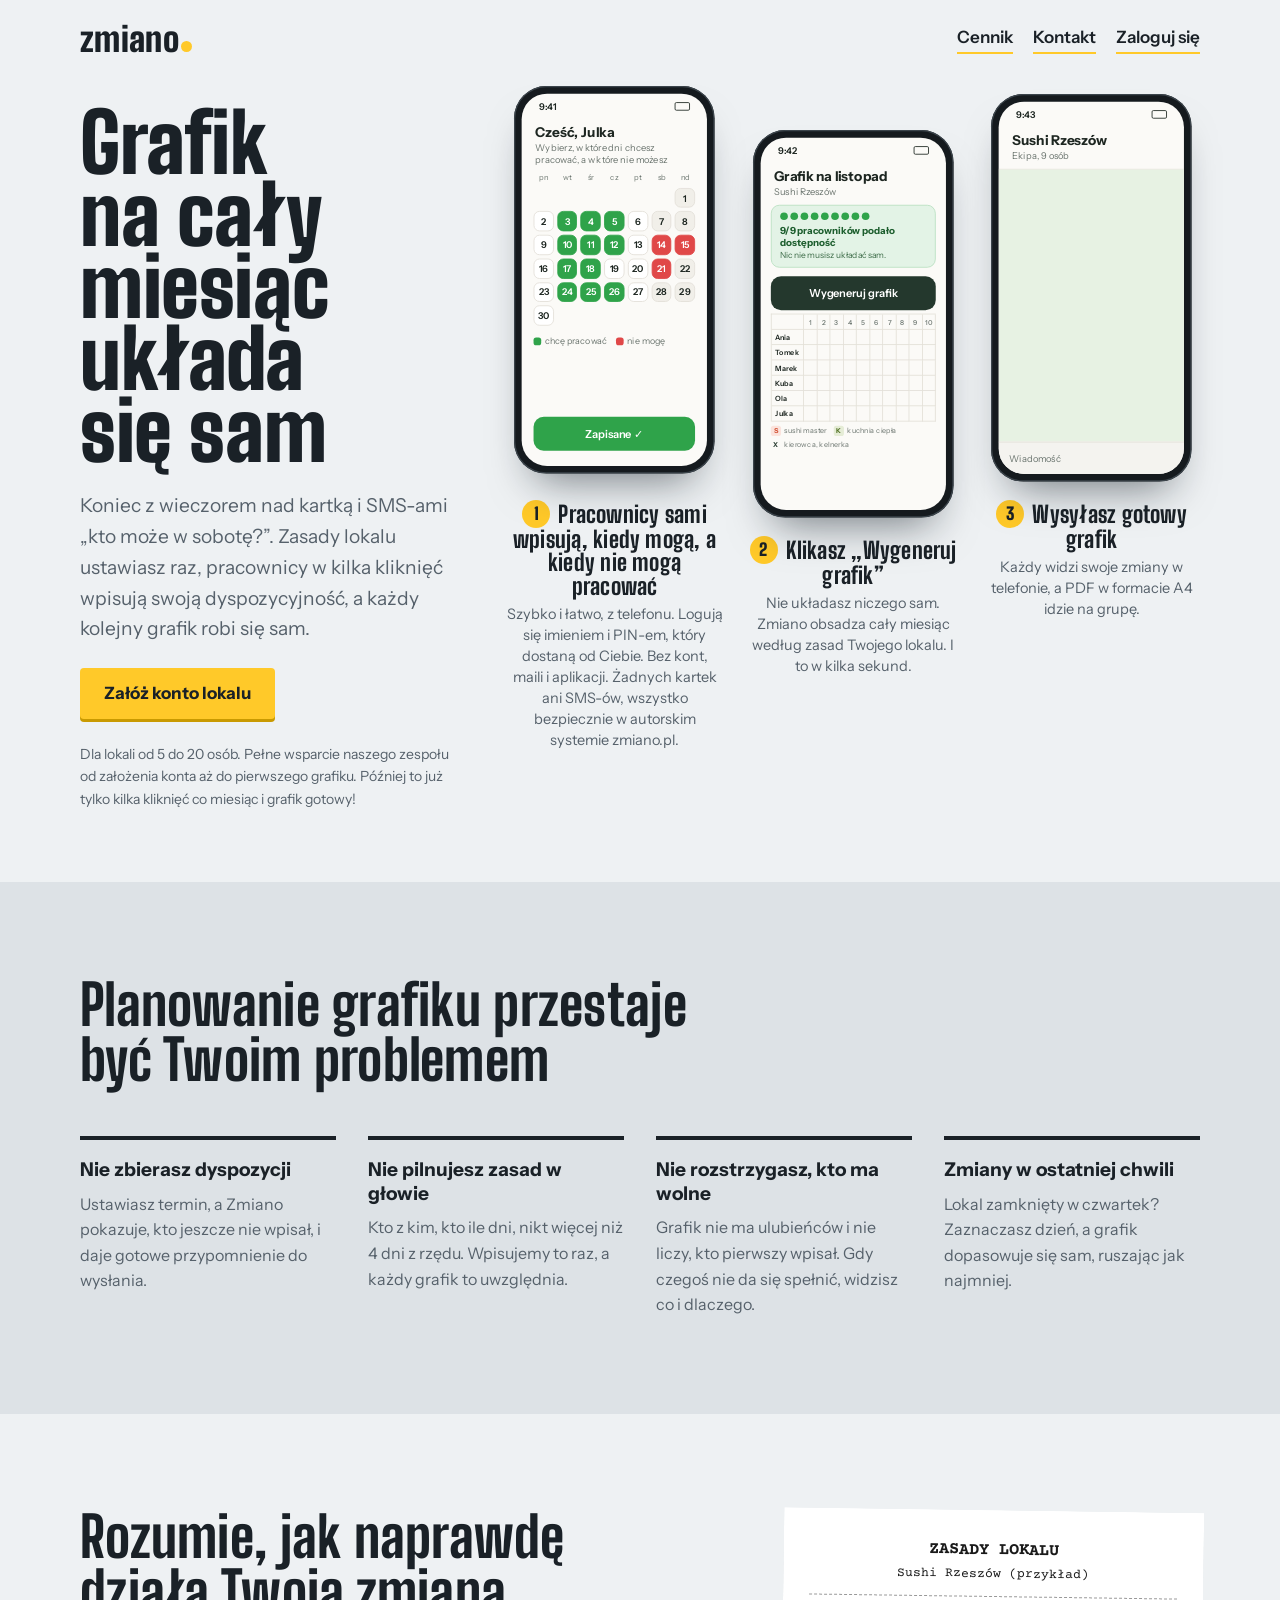
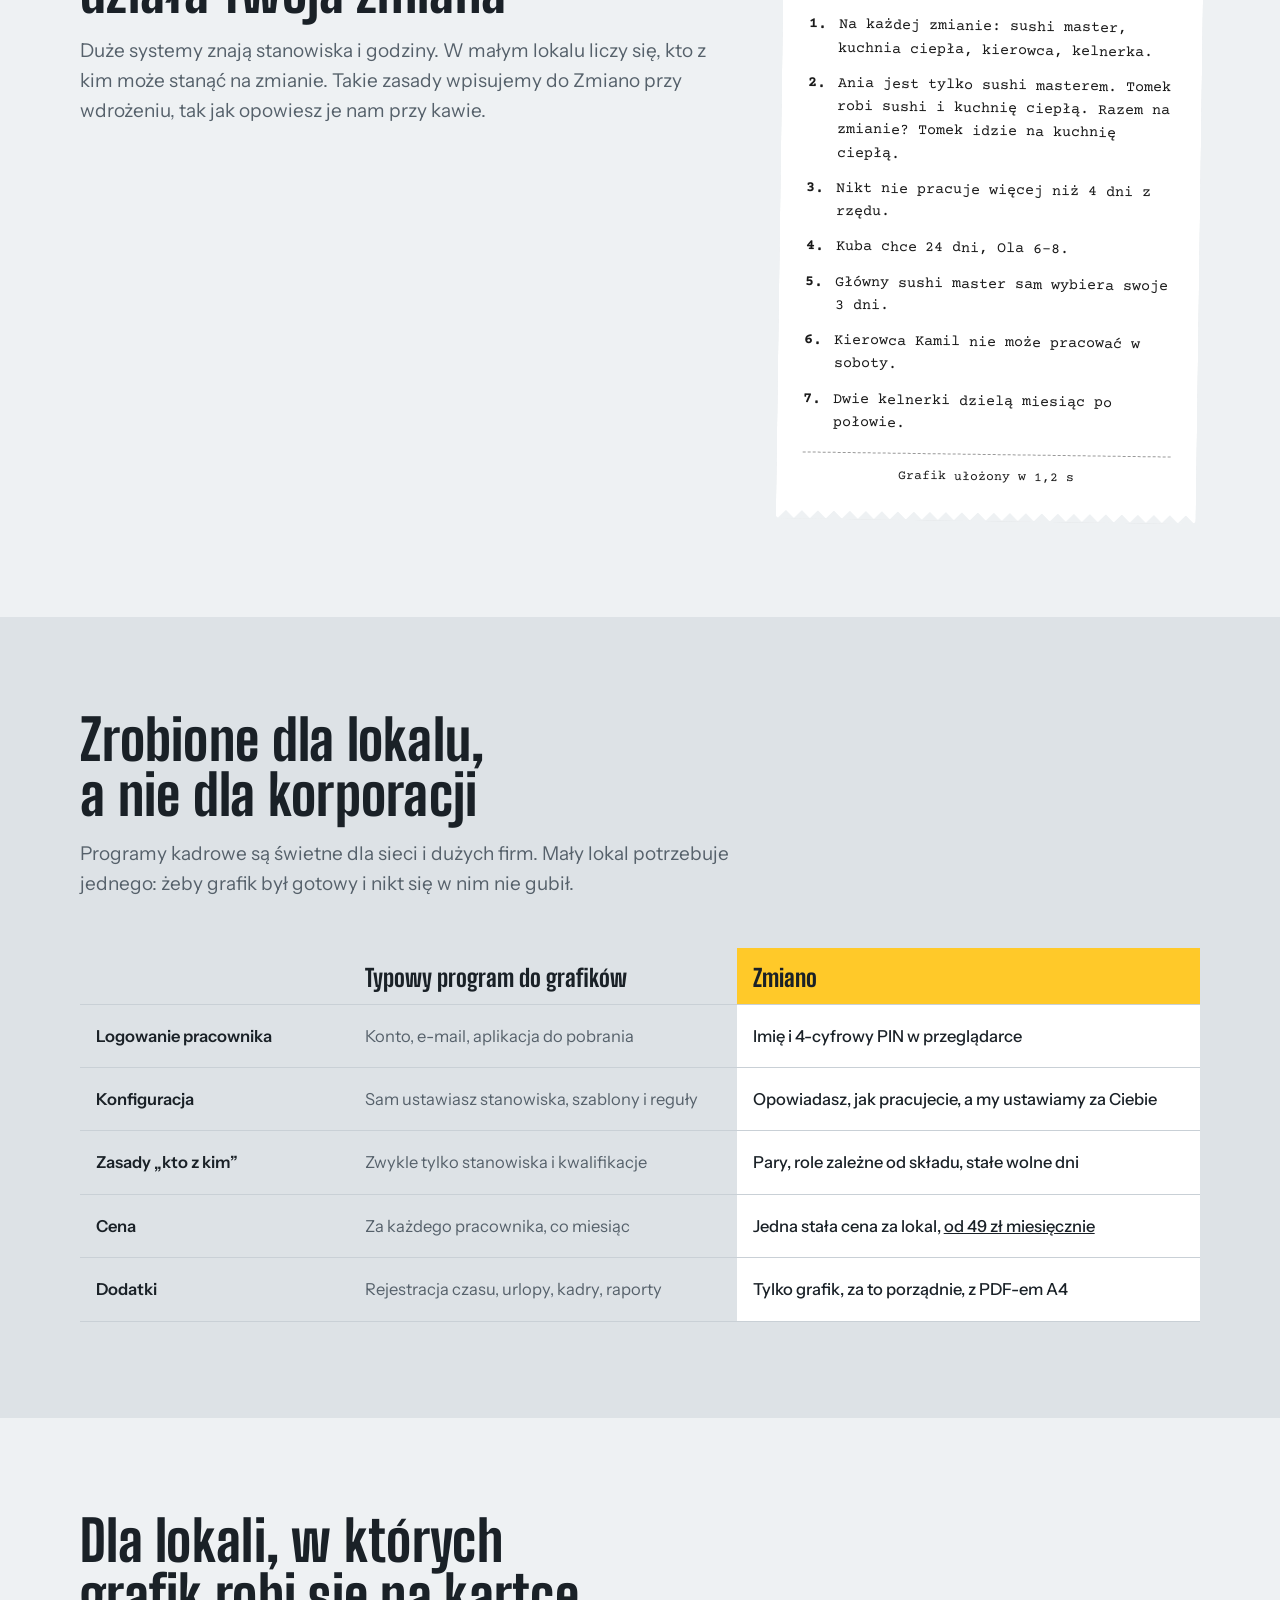
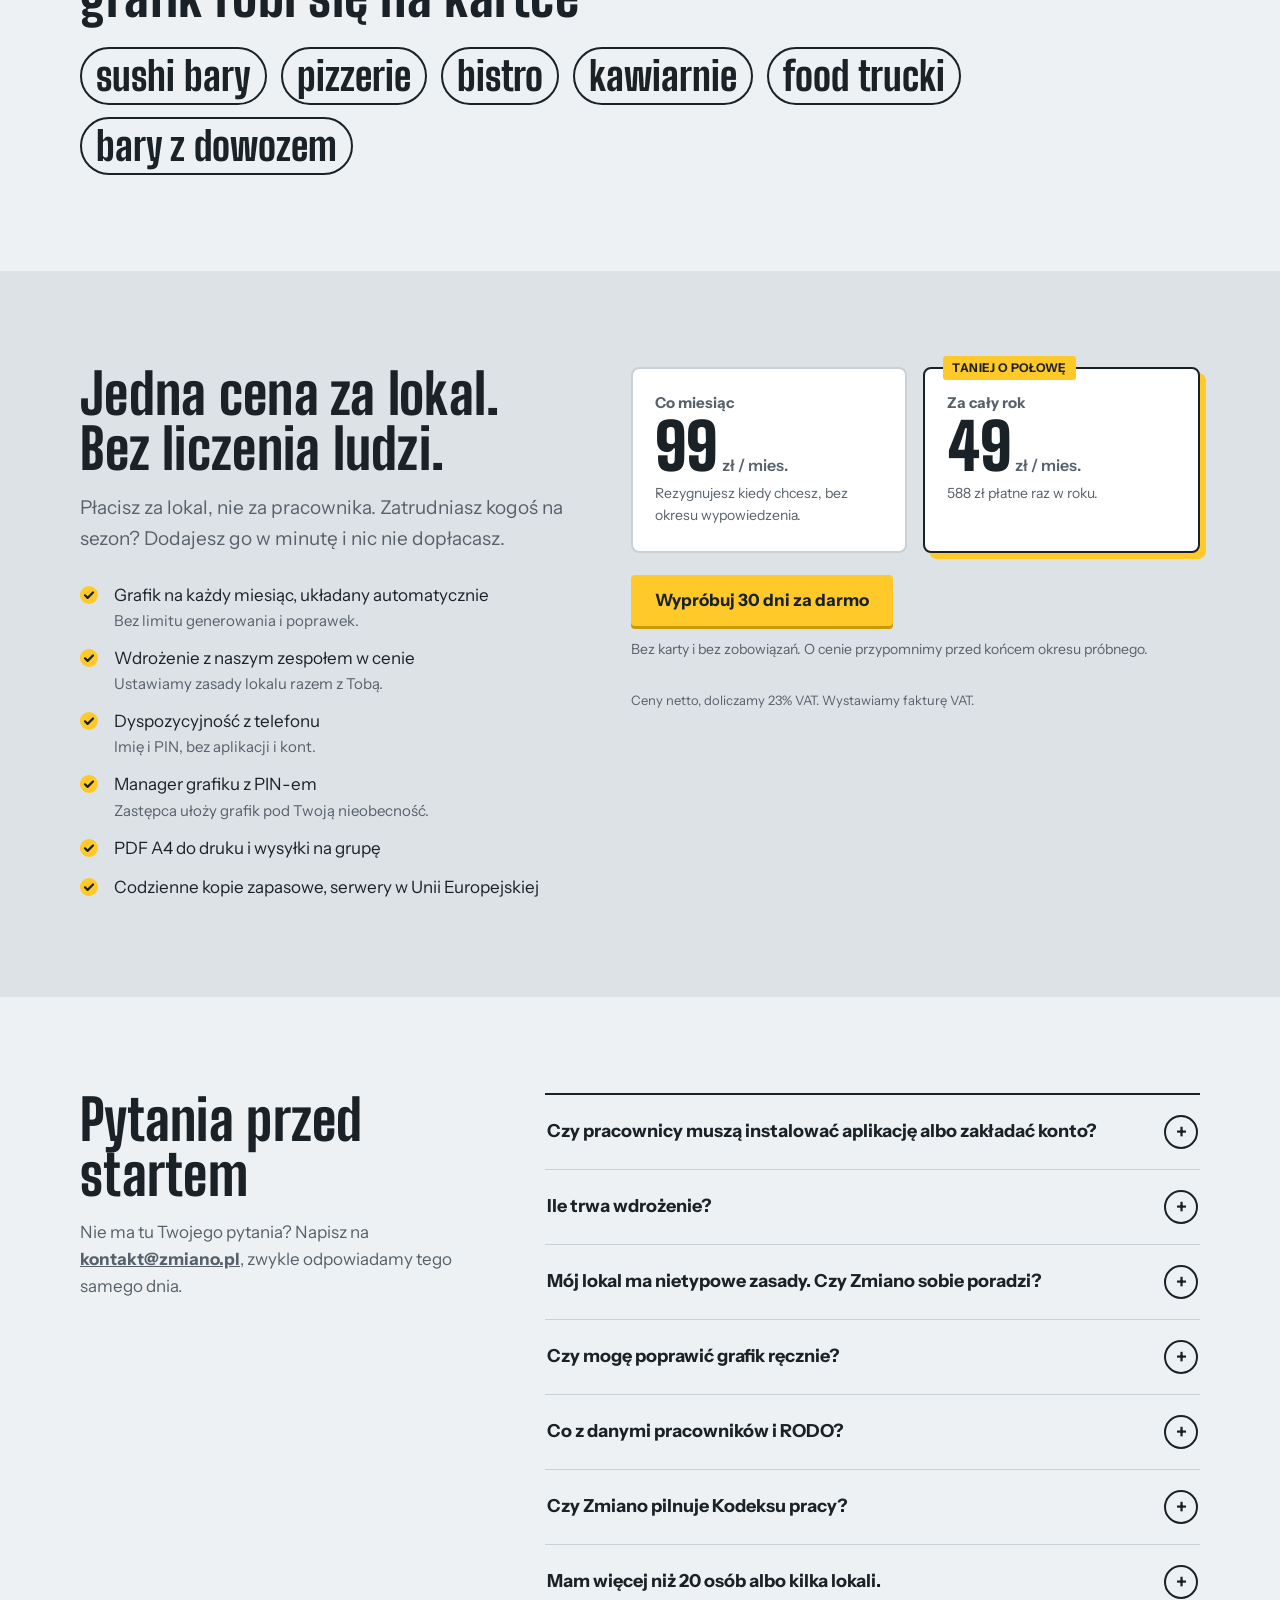
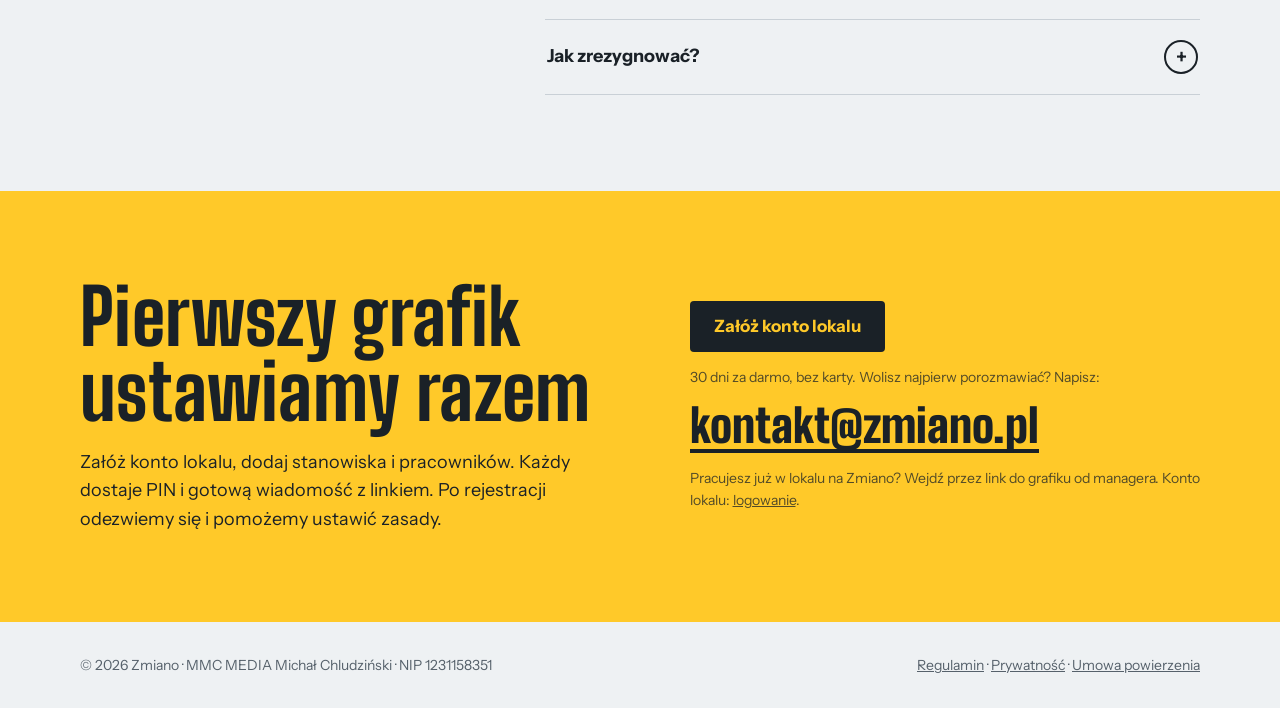
<file: index.html>
<!doctype html>
<html lang="pl">
<head>
<meta charset="utf-8">
<meta name="viewport" content="width=device-width,initial-scale=1,viewport-fit=cover">
<title>Zmiano – grafik pracy, który układa się sam</title>
<meta name="description" content="Pracownicy wpisują z telefonu, kiedy mogą pracować. Ty klikasz „Wygeneruj grafik”. Gotowy grafik na cały miesiąc trafia do ekipy jako PDF. Dla małej gastronomii.">
<link rel="preconnect" href="https://fonts.googleapis.com">
<link rel="preconnect" href="https://fonts.gstatic.com" crossorigin>
<link rel="stylesheet" href="https://fonts.googleapis.com/css2?family=Big+Shoulders+Display:wght@700;800;900&family=Instrument+Sans:wght@400;500;600;700&family=Courier+Prime:wght@400;700&display=swap">
<style>
/*
  Koncepcja: stal kuchenna. Szyna na bony przecina hero, na niej wiszą trzy telefony = trzy kroki.
  Kolory: stal, atrament, papier bonu, żółta taśma; kolorowe kropki dni tygodnia (jak etykiety „day dots”) tylko w ekranach.
*/
:root{
  --bg:#eef1f3; --band:#dde2e6; --ink:#1a2127; --muted:#56616b; --paper:#ffffff; --line:#c9d0d6;
  --tape:#ffc929; --tape-ink:#1a2127;
  --f-display:"Big Shoulders Display","Arial Narrow",Impact,sans-serif;
  --f-body:"Instrument Sans",system-ui,-apple-system,sans-serif;
  --f-ticket:"Courier Prime","Courier New",monospace;
  /* ekrany telefonów to „zrzuty” aplikacji – zawsze jasne */
  --scr:#fbfaf7; --scr-ink:#1d2621; --scr-muted:#6b756f; --scr-line:#e3e0d8;
  --s-bg:#fbe3dc; --s-fg:#d24f31; --k-bg:#e5ecd6; --k-fg:#56762a; --x-fg:#24382d;
  --want:#2fa34a; --no:#e04848; --chat:#e7f2e3;
}
@media (prefers-color-scheme:dark){:root{
  --bg:#15191d; --band:#1d2328; --ink:#eef1f3; --muted:#9ba6af; --paper:#232a30; --line:#323b42;
  color-scheme:dark}}
*{box-sizing:border-box}
html{-webkit-text-size-adjust:100%}
body{margin:0;background:var(--bg);color:var(--ink);font:17px/1.6 var(--f-body)}
a{color:inherit}
.in{max-width:1160px;margin:0 auto;padding-left:max(20px,env(safe-area-inset-left));padding-right:max(20px,env(safe-area-inset-right))}
h1,h2,h3,p{margin:0}
h2{font:800 clamp(36px,4.6vw,56px)/.98 var(--f-display);letter-spacing:.005em;text-wrap:balance}
h3{font:700 19px/1.25 var(--f-body)}
.btn{display:inline-flex;align-items:center;font:700 17px/1 var(--f-body);text-decoration:none;padding:17px 24px;border-radius:4px;background:var(--tape);color:var(--tape-ink);box-shadow:0 3px 0 #c99a00;transition:transform .12s,box-shadow .12s}
.btn:hover{transform:translateY(1px);box-shadow:0 2px 0 #c99a00}
.btn:active{transform:translateY(3px);box-shadow:none}
.btn:focus-visible,a:focus-visible{outline:3px solid var(--ink);outline-offset:3px}

/* ---------- nagłówek ---------- */
nav .in{display:flex;justify-content:space-between;align-items:center;padding-block:22px}
.logo{font:900 34px/1 var(--f-display);text-decoration:none;letter-spacing:.01em}
.logo i{font-style:normal;display:inline-block;width:.32em;height:.32em;border-radius:50%;background:var(--tape);margin-left:2px;vertical-align:baseline}
nav a.k{font-weight:600;text-decoration:none;border-bottom:2px solid var(--tape)}

.hero{padding-block:16px 72px}
.hero-grid{display:grid;grid-template-columns:minmax(0,1fr) auto;gap:40px 56px;align-items:start}
.hero-copy{padding-top:12px}
.hero-copy{display:flex;flex-direction:column;gap:24px;min-width:0}
.hero h1{font:900 clamp(50px,min(6.4vw,11.5vh),100px)/.88 var(--f-display);letter-spacing:-.005em;text-wrap:balance}
.hero-copy>p{font-size:clamp(18px,1.5vw,20px);color:var(--muted);max-width:40ch}
.hero-copy .note{font-size:14px;color:var(--muted)}

/* ---------- trzy telefony = trzy kroki ---------- */
.phones{--sc:.8;list-style:none;margin:0;padding:0;display:grid;grid-template-columns:repeat(3,auto);gap:22px;counter-reset:krok;align-items:start}
.step{display:flex;flex-direction:column;align-items:center;gap:18px}
.step:nth-child(2){margin-top:36px}
/* telefon rysowany w stałym rozmiarze 236 px i skalowany całością */
.pw{flex:none;width:calc(236px * var(--sc));height:calc(236px * 17.4 / 9 * var(--sc));transition:transform .45s cubic-bezier(.3,1.4,.5,1)}
.phone{width:236px;aspect-ratio:9/17.4;border-radius:38px;background:#151a1e;padding:9px;box-shadow:0 30px 50px -24px rgba(10,20,30,.55),inset 0 0 0 1.5px #3b444b;transform-origin:0 0;transform:scale(var(--sc))}
.step.on .pw{transform:translateY(-8px)}
.scr{height:100%;border-radius:30px;background:var(--scr);color:var(--scr-ink);overflow:hidden;display:flex;flex-direction:column;font-size:12px;line-height:1.3;position:relative}
.scr .bar{height:30px;flex:none;display:flex;justify-content:space-between;align-items:center;padding:0 20px;font:600 11px var(--f-body)}
.scr .bar::after{content:"";width:16px;height:8px;border:1.5px solid currentColor;border-radius:2px}
.scr>*{flex:none}
.scr .hd{padding:6px 16px 8px;display:flex;flex-direction:column;gap:2px}
.scr .hd b{font:700 16px/1.15 var(--f-body)}
.scr .hd span{color:var(--scr-muted);font-size:11px}
.cap{text-align:center;width:calc(236px * var(--sc) + 16px);display:flex;flex-direction:column;gap:6px}
.cap h3{font:800 23px/1.02 var(--f-display);letter-spacing:.01em}
.cap h3::before{counter-increment:krok;content:counter(krok);display:inline-grid;place-items:center;width:28px;height:28px;margin-right:8px;border-radius:50%;background:var(--tape);color:var(--tape-ink);font:900 17px/1 var(--f-display);vertical-align:2px}
.cap p{color:var(--muted);font-size:14.5px;line-height:1.45}

/* ekran 1: kalendarz pracownika */
.mcal{display:grid;grid-template-columns:repeat(7,1fr);gap:4px;padding:0 14px}
.mcal i{font-style:normal;text-align:center;font-size:9px;color:var(--scr-muted);padding-bottom:2px}
.mcal b{aspect-ratio:1;display:grid;place-items:center;font:600 11px var(--f-body);border-radius:7px;background:#fff;border:1px solid var(--scr-line);transition:background .25s,color .25s,border-color .25s,transform .25s}
.mcal b.we{background:#f1efe9}
.pin-row{margin:12px 14px 0;display:flex;gap:10px;font-size:10.5px;color:var(--scr-muted)}
.pin-row s{text-decoration:none;display:inline-block;width:9px;height:9px;border-radius:3px;vertical-align:-1px;margin-right:4px}
.mbtn{margin:auto 14px 18px;height:40px;border-radius:12px;background:#24382d;color:#fff;display:grid;place-items:center;font:600 13px var(--f-body);position:relative;transition:background .3s}
.mbtn span{transition:opacity .2s}
.mbtn .done{position:absolute;opacity:0}

/* ekran 2: manager układa grafik */
.mgrid{margin:4px 12px 0;display:grid;grid-template-columns:38px repeat(10,1fr);border-top:1px solid var(--scr-line);border-left:1px solid var(--scr-line)}
.mgrid > *{height:18px;border-right:1px solid var(--scr-line);border-bottom:1px solid var(--scr-line);display:grid;place-items:center;font:700 9px var(--f-body);transition:background .2s,color .2s}
.mgrid .n{justify-content:start;padding-left:4px;font-weight:600;font-size:8.5px;place-items:center start}
.mgrid .h{font-weight:500;color:var(--scr-muted);font-size:8px}
.mgrid .c{color:transparent}
.mready{margin:0 12px;padding:8px 10px;border-radius:10px;background:#e3f3e6;border:1px solid #b9dfc1;display:flex;flex-direction:column;gap:1px}
.mready .dots{display:flex;gap:3px;margin-bottom:4px}
.mready .dots i{width:9px;height:9px;border-radius:50%;background:var(--want)}
.mready b{font:700 11.5px/1.25 var(--f-body);color:#1d5e2e}
.mready span{font-size:10px;color:#3c6b47}
.mgo{margin:10px 12px 0;height:40px;border-radius:12px;background:#24382d;color:#fff;display:grid;place-items:center;font:600 13px var(--f-body);transition:transform .15s,background .3s}
.mleg{margin:5px 12px 0;display:flex;flex-wrap:wrap;gap:4px 8px;font-size:8.5px;color:var(--scr-muted)}
.mleg b{display:inline-grid;place-items:center;width:12px;height:12px;border-radius:3px;font-size:8px;color:var(--x-fg);margin-right:2px}
.mleg .ls{background:var(--s-bg);color:var(--s-fg)}.mleg .lk{background:var(--k-bg);color:var(--k-fg)}
.mstat{margin:8px 12px 0;padding:7px 10px;border-radius:10px;background:#fff;border:1px solid var(--scr-line);display:flex;gap:8px;align-items:center;font-size:11px;opacity:0;transform:translateY(6px);transition:opacity .35s,transform .35s}
.mstat i{font-style:normal;width:18px;height:18px;border-radius:50%;background:var(--want);color:#fff;display:grid;place-items:center;font-size:11px;flex:none}

/* ekran 3: czat ekipy */
.chat{flex:1;background:var(--chat);padding:12px 10px;display:flex;flex-direction:column;gap:8px;justify-content:flex-end}
.msg{max-width:84%;padding:8px 10px;border-radius:12px;background:#fff;box-shadow:0 1px 0 rgba(0,0,0,.06);font-size:11.5px;opacity:0;transform:translateY(10px);transition:opacity .35s,transform .35s}
.msg small{display:block;font-size:9px;color:var(--scr-muted);margin-bottom:2px;font-weight:600}
.msg.me{align-self:flex-end;background:#d7f2c8;border-bottom-right-radius:4px}
.msg.them{border-bottom-left-radius:4px}
.file{display:flex;gap:8px;align-items:center;background:rgba(255,255,255,.7);border-radius:8px;padding:7px;margin-top:5px}
.file i{font-style:normal;width:28px;height:34px;border-radius:4px;background:#e04848;color:#fff;font:700 8px var(--f-body);display:grid;place-items:center;flex:none}
.file b{display:block;font-size:11px}
.file span{font-size:9.5px;color:var(--scr-muted)}
.react{display:inline-block;margin-top:4px;font-size:10px;background:#fff;border-radius:10px;padding:1px 6px;box-shadow:0 1px 2px rgba(0,0,0,.12)}
.mtype{height:38px;flex:none;background:#f4f3ef;border-top:1px solid var(--scr-line);display:flex;align-items:center;padding:0 12px;color:var(--scr-muted);font-size:11px}

/* stan końcowy (bez JS albo przy ograniczonym ruchu) */
.mcal b.want{background:var(--want);border-color:var(--want);color:#fff}
.mcal b.no{background:var(--no);border-color:var(--no);color:#fff}
.mgrid .c.S{background:var(--s-bg);color:var(--s-fg)}
.mgrid .c.K{background:var(--k-bg);color:var(--k-fg)}
.mgrid .c.X{color:var(--x-fg)}
.mbtn{background:#2fa34a}.mbtn .go{opacity:0}.mbtn .done{opacity:1}
.mstat,.msg{opacity:1;transform:none}
/* animacja: JS dodaje .anim do <html>, a .on do aktywnego kroku */
.anim .step:not(.on):not(.done) .mcal b.want,.anim .step:not(.on):not(.done) .mcal b.no{background:#fff;border-color:var(--scr-line);color:inherit}
.anim .step:not(.on):not(.done) .mcal b.we.want,.anim .step:not(.on):not(.done) .mcal b.we.no{background:#f1efe9}
.anim .step:not(.on):not(.done) .mbtn{background:#24382d}
.anim .step:not(.on):not(.done) .mbtn .go{opacity:1}.anim .step:not(.on):not(.done) .mbtn .done{opacity:0}
.anim .step:not(.on):not(.done) .mgrid .c{background:transparent;color:transparent}
.anim .step:not(.on):not(.done) .mstat,.anim .step:not(.on):not(.done) .msg{opacity:0;transform:translateY(10px)}
.anim .step.on .mcal b,.anim .step.on .mgrid .c,.anim .step.on .msg{transition-delay:calc(var(--i,0)*1ms)}
.anim .step.on .mbtn,.anim .step.on .mbtn span{transition-delay:1550ms}
.anim .step.on .mstat{transition-delay:1450ms}
.anim .step.on .mgo{animation:press .5s 150ms}
@keyframes press{40%{transform:scale(.94);background:#3c5546}}

.noanim .phones *{transition:none!important;animation:none!important}

/* ---------- co masz z głowy ---------- */
section{padding-block:96px}
.band{background:var(--band)}
.head{display:flex;flex-direction:column;gap:16px;max-width:720px;margin-bottom:48px}
.head p{color:var(--muted);font-size:19px;max-width:56ch}
.gains{display:grid;grid-template-columns:repeat(4,1fr);gap:32px}
.gains div{display:flex;flex-direction:column;gap:10px;border-top:4px solid var(--ink);padding-top:18px}
.gains p{color:var(--muted);font-size:16px}

/* ---------- zasady jako wydrukowany bon ---------- */
.rules{display:grid;grid-template-columns:1fr 420px;gap:64px;align-items:start}
.ticket{background:#fff;color:#1a1a1a;font:400 15px/1.55 var(--f-ticket);padding:28px 26px 34px;position:relative;box-shadow:0 18px 30px -20px rgba(0,0,0,.4);transform:rotate(.8deg);
  -webkit-mask:conic-gradient(from -45deg at bottom,#0000,#000 1deg 89deg,#0000 90deg) 50%/16px 100%;mask:conic-gradient(from -45deg at bottom,#0000,#000 1deg 89deg,#0000 90deg) 50%/16px 100%}
.ticket .t-h{text-align:center;font-weight:700;font-size:17px;border-bottom:1.5px dashed #999;padding-bottom:12px;margin-bottom:12px}
.ticket .t-h small{display:block;font-weight:400;font-size:13px}
.ticket ol{margin:0;padding:0;list-style:none;counter-reset:r}
.ticket li{display:grid;grid-template-columns:30px 1fr;padding:6px 0}
.ticket li::before{counter-increment:r;content:counter(r) ".";font-weight:700}
.ticket .t-f{border-top:1.5px dashed #999;margin-top:12px;padding-top:12px;text-align:center;font-size:13px}

/* ---------- porównanie ---------- */
.tw{overflow-x:auto}
.compare{width:100%;border-collapse:collapse;font-size:16.5px;min-width:620px}
.compare th,.compare td{text-align:left;padding:18px 16px;border-bottom:1px solid var(--line);vertical-align:top}
.compare thead th{font:800 24px/1 var(--f-display);padding-bottom:14px}
.compare thead th:last-child{background:var(--tape);color:var(--tape-ink)}
.compare td:first-child{font-weight:600;width:24%}
.compare td:nth-child(2){color:var(--muted)}
.compare td:last-child{background:var(--paper);font-weight:500}

/* ---------- dla kogo + kontakt ---------- */
.who{display:flex;flex-wrap:wrap;gap:12px 14px;margin-top:8px}
.who span{font:800 clamp(28px,3.2vw,40px)/1.05 var(--f-display);padding:6px 14px;border:2px solid var(--ink);border-radius:999px}
.contact{background:var(--tape);color:var(--tape-ink);padding-block:88px}
.contact .in{display:grid;grid-template-columns:1.1fr 1fr;gap:48px;align-items:center}
.contact h2{font-size:clamp(44px,6vw,80px)}
.contact p{font-size:18px;max-width:46ch}
.contact .box{display:flex;flex-direction:column;gap:14px;align-items:flex-start}
.contact .mail{font:900 clamp(30px,3.6vw,46px)/1 var(--f-display);word-break:break-all;text-decoration:none;border-bottom:4px solid var(--tape-ink)}
.contact .small{font-size:14px;opacity:.75}
footer{padding-block:32px;font-size:14px;color:var(--muted)}
footer .in{display:flex;justify-content:space-between;flex-wrap:wrap;gap:12px}


/* ---------- cennik ---------- */
.price-wrap{display:grid;grid-template-columns:1fr 1.15fr;gap:56px;align-items:start}
.plans{display:grid;grid-template-columns:1fr 1fr;gap:16px}
.plan{background:var(--paper);border:2px solid var(--line);border-radius:8px;padding:24px 22px;display:flex;flex-direction:column;gap:6px;position:relative}
.plan.best{border-color:var(--ink);box-shadow:6px 6px 0 var(--tape)}
.plan .tag{position:absolute;top:-13px;left:18px;background:var(--tape);color:var(--tape-ink);font:700 12px/1 var(--f-body);padding:6px 9px;border-radius:3px;letter-spacing:.03em;text-transform:uppercase}
.plan .nm{font:700 15px var(--f-body);color:var(--muted)}
.plan .amt{font:900 64px/.9 var(--f-display);letter-spacing:-.01em}
.plan .amt small{font:600 16px var(--f-body);color:var(--muted);margin-left:4px;letter-spacing:0}
.plan .sub{font-size:14px;color:var(--muted)}
.trial{grid-column:1/-1;display:flex;gap:12px;align-items:center;flex-wrap:wrap;margin-top:6px}
.trial .hint{font-size:14px;color:var(--muted)}
.incl{list-style:none;margin:0;padding:0;display:flex;flex-direction:column;gap:12px}
.incl li{display:grid;grid-template-columns:26px 1fr;gap:8px;font-size:17px}
.incl li::before{content:"";width:18px;height:18px;margin-top:4px;border-radius:50%;background:var(--tape) url("data:image/svg+xml,%3Csvg xmlns='http://www.w3.org/2000/svg' viewBox='0 0 18 18'%3E%3Cpath d='M5 9.3l2.6 2.6L13 6.5' fill='none' stroke='%231a2127' stroke-width='2.2' stroke-linecap='round' stroke-linejoin='round'/%3E%3C/svg%3E") center/18px no-repeat}
.incl li span{display:block;color:var(--muted);font-size:15px}
.vat{font-size:13px;color:var(--muted);margin-top:14px}

/* ---------- FAQ ---------- */
.faq{display:grid;grid-template-columns:1fr 1.6fr;gap:56px;align-items:start}
.qa{border-top:2px solid var(--ink)}
.qa details{border-bottom:1px solid var(--line)}
.qa summary{list-style:none;cursor:pointer;display:flex;justify-content:space-between;gap:16px;align-items:center;padding:20px 2px;font:700 18px/1.3 var(--f-body)}
.qa summary::-webkit-details-marker{display:none}
.qa summary::after{content:"+";flex:none;width:30px;height:30px;border-radius:50%;border:2px solid var(--ink);display:grid;place-items:center;font:700 20px/1 var(--f-body);transition:transform .2s}
.qa details[open] summary::after{transform:rotate(45deg);background:var(--tape);border-color:var(--tape);color:var(--tape-ink)}
.qa summary:focus-visible{outline:3px solid var(--ink);outline-offset:2px}
.qa details p{padding:0 44px 22px 2px;color:var(--muted);font-size:16.5px}
.faq .side p{color:var(--muted);font-size:17px;margin-top:16px}
.faq .side a{font-weight:700}
@media (max-width:900px){.price-wrap,.faq{grid-template-columns:1fr;gap:36px}}
@media (max-width:520px){.plans{grid-template-columns:1fr;gap:22px}.plan .amt{font-size:56px}.qa details p{padding-right:4px}}

/* ---------- telefon / wąskie ekrany ---------- */
/* średnie ekrany: tekst nad telefonami */
@media (max-width:1180px){
  .hero-grid{grid-template-columns:1fr}
  .phones{justify-content:center;gap:28px}
  .phones{--sc:.86}
}
@media (max-width:900px){
  .rules,.contact .in{grid-template-columns:1fr}
  .gains{grid-template-columns:1fr 1fr}
  section{padding-block:64px}
  .rules .ticket{max-width:440px}
  .phones{--sc:.72}.phones{gap:16px}
  .step:nth-child(2){margin-top:0}
}
/* telefon: krok = mały telefon po lewej + opis po prawej */
@media (max-width:720px){
  .hero{padding-bottom:56px}
  .hero h1{font-size:clamp(52px,15vw,76px)}
  .phones{grid-template-columns:1fr;gap:28px;margin-top:8px}
  .step{flex-direction:row;align-items:center;gap:18px}
  .phones{--sc:.6}
  .step.on .pw{transform:none}
  .cap{text-align:left;width:auto;min-width:0}
  .cap h3{font-size:25px}
  .cap h3::before{display:grid;margin:0 0 8px;vertical-align:0}
  .cap p{font-size:15px}
  .gains{grid-template-columns:1fr}
  .rules .ticket{transform:none}
  .compare{min-width:0}
  .compare thead{display:none}
  .compare,.compare tbody,.compare tr,.compare td{display:block;width:100%}
  .compare tr{background:var(--paper);border:1px solid var(--line);border-radius:6px;margin-bottom:12px;overflow:hidden}
  .compare td{border:0;padding:10px 14px}
  .compare td:first-child{width:100%;font:800 22px/1.1 var(--f-display);padding-top:14px}
  .compare td[data-l]::before{content:attr(data-l);display:block;font-size:12px;font-weight:700;color:var(--muted);margin-bottom:2px}
  .compare td:last-child{background:var(--tape);color:var(--tape-ink)}
  .compare td:last-child::before{color:var(--tape-ink);opacity:.7}
  .who span{font-size:24px;padding:4px 12px}
  .contact .mail{font-size:clamp(26px,8vw,36px)}
}
@media (max-width:380px){.phones{--sc:.52}.cap h3{font-size:22px}}
.noop{}
@media (prefers-reduced-motion:reduce){.pw,.btn,.msg,.mstat,.mcal b,.mgrid>*{transition:none!important;animation:none!important}}
</style>
<script>if(!matchMedia("(prefers-reduced-motion: reduce)").matches)document.documentElement.classList.add("anim")</script>
<script type="application/ld+json">{"@context": "https://schema.org", "@type": "FAQPage", "mainEntity": [{"@type": "Question", "name": "Czy pracownicy muszą instalować aplikację albo zakładać konto?", "acceptedAnswer": {"@type": "Answer", "text": "Nie. Dostają od Ciebie link do grafiku lokalu i 4-cyfrowy PIN. Klikają swoje imię, wpisują PIN i zaznaczają dni. Działa w każdej przeglądarce w telefonie."}}, {"@type": "Question", "name": "Ile trwa wdrożenie?", "acceptedAnswer": {"@type": "Answer", "text": "Konto aktywujemy zwykle w ciągu jednego dnia roboczego. Potem razem ustawiamy stanowiska, pracowników i zasady. Większości lokali zajmuje to jedną rozmowę. Od następnego miesiąca grafik układasz sam w kilka kliknięć."}}, {"@type": "Question", "name": "Mój lokal ma nietypowe zasady. Czy Zmiano sobie poradzi?", "acceptedAnswer": {"@type": "Answer", "text": "Właśnie po to powstało. Pary osób, role zależne od składu zmiany, stałe wolne dni, limity dni w miesiącu, maksymalnie kilka dni z rzędu, osoby, które same wybierają swoje dni. Jeśli czegoś nie da się spełnić, Zmiano pokaże co i dlaczego."}}, {"@type": "Question", "name": "Czy mogę poprawić grafik ręcznie?", "acceptedAnswer": {"@type": "Answer", "text": "Tak. Każdy dzień zmienisz jednym kliknięciem, a Zmiano od razu pokaże, czy poprawka nie łamie zasad. Gdy coś zmienia się w trakcie miesiąca, np. zamykasz lokal w czwartek, grafik dopasuje się sam, ruszając jak najmniej."}}, {"@type": "Question", "name": "Co z danymi pracowników i RODO?", "acceptedAnswer": {"@type": "Answer", "text": "Zawieramy z Tobą umowę powierzenia przetwarzania danych, w cenie i bez papierów, przy rejestracji. Zbieramy tylko to, co potrzebne do grafiku. Pracownik widzi wyłącznie swoją dyspozycyjność, nie cudzą. Dane są na serwerach w Unii Europejskiej, z codzienną kopią zapasową."}}, {"@type": "Question", "name": "Czy Zmiano pilnuje Kodeksu pracy?", "acceptedAnswer": {"@type": "Answer", "text": "Pilnuje zasad, które ustawisz: liczby dni pracy, maksymalnej liczby dni z rzędu, dni wolnych. Nie liczy godzin pracy ani nie zastępuje kadr. Za zgodność grafiku z przepisami i umowami odpowiada pracodawca, a Zmiano pomaga jej nie przeoczyć."}}, {"@type": "Question", "name": "Mam więcej niż 20 osób albo kilka lokali.", "acceptedAnswer": {"@type": "Answer", "text": "Napisz do nas. Każdy lokal ma osobny grafik i osobny link dla ekipy, a dla kilku lokali jednego właściciela przygotujemy wspólną ofertę."}}, {"@type": "Question", "name": "Jak zrezygnować?", "acceptedAnswer": {"@type": "Answer", "text": "Wystarczy mail. W planie miesięcznym bez okresu wypowiedzenia. Na życzenie przekażemy Ci eksport grafików i dyspozycyjności, a potem usuniemy dane lokalu."}}]}</script>
</head>
<body>

<nav><div class="in">
  <a class="logo" href="/" aria-label="Zmiano – strona główna">zmiano<i></i></a>
  <div style="display:flex;gap:20px;align-items:center"><a class="k" href="#cennik">Cennik</a><a class="k" href="#kontakt">Kontakt</a><a class="k" href="/panel">Zaloguj się</a></div>
</div></nav>

<header class="hero"><div class="in hero-grid">
  <div class="hero-copy">
    <h1>Grafik na cały miesiąc układa się sam</h1>
    <p>Koniec z wieczorem nad kartką i SMS-ami „kto może w sobotę?”. Zasady lokalu ustawiasz raz, pracownicy w kilka kliknięć wpisują swoją dyspozycyjność, a każdy kolejny grafik robi się sam.</p>
      <div><a class="btn" href="/panel#rejestracja">Załóż konto lokalu</a></div>
      <span class="note">Dla lokali od 5 do 20 osób. Pełne wsparcie naszego zespołu od założenia konta aż do pierwszego grafiku. Później to już tylko kilka kliknięć co miesiąc i grafik gotowy!</span>
  </div>
  <ol class="phones" id="phones">
        <!-- krok 1 -->
        <li class="step">
          <div class="pw"><div class="phone" aria-hidden="true"><div class="scr">
            <div class="bar">9:41</div>
            <div class="hd"><b>Cześć, Julka</b><span>Wybierz, w które dni chcesz pracować, a w które nie możesz</span></div>
            <div class="mcal" id="mcal"></div>
            <div class="pin-row"><span><s style="background:var(--want)"></s>chcę pracować</span><span><s style="background:var(--no)"></s>nie mogę</span></div>
            <div class="mbtn"><span class="go">Zapisz</span><span class="done">Zapisane ✓</span></div>
          </div></div></div>
          <div class="cap"><h3>Pracownicy sami wpisują, kiedy mogą, a kiedy nie mogą pracować</h3><p>Szybko i łatwo, z telefonu. Logują się imieniem i PIN-em, który dostaną od Ciebie. Bez kont, maili i aplikacji. Żadnych kartek ani SMS-ów, wszystko bezpiecznie w autorskim systemie zmiano.pl.</p></div>
        </li>
        <!-- krok 2 -->
        <li class="step">
          <div class="pw"><div class="phone" aria-hidden="true"><div class="scr">
            <div class="bar">9:42</div>
            <div class="hd"><b>Grafik na listopad</b><span>Sushi Rzeszów</span></div>
            <div class="mready"><div class="dots"><i></i><i></i><i></i><i></i><i></i><i></i><i></i><i></i><i></i></div><b>9/9 pracowników podało dostępność</b><span>Nic nie musisz układać sam.</span></div>
            <div class="mgo">Wygeneruj grafik</div>
            <div class="mgrid" id="mgrid"></div>
            <div class="mleg"><span><b class="ls">S</b> sushi master</span><span><b class="lk">K</b> kuchnia ciepła</span><span><b>X</b> kierowca, kelnerka</span></div>
            <div class="mstat"><i>✓</i><span><b>30 z 30 dni obsadzonych</b><br>nikt nie ma więcej niż 4 dni z rzędu</span></div>
          </div></div></div>
          <div class="cap"><h3>Klikasz „Wygeneruj grafik”</h3><p>Nie układasz niczego sam. Zmiano obsadza cały miesiąc według zasad Twojego lokalu. I to w kilka sekund.</p></div>
        </li>
        <!-- krok 3 -->
        <li class="step">
          <div class="pw"><div class="phone" aria-hidden="true"><div class="scr">
            <div class="bar">9:43</div>
            <div class="hd" style="border-bottom:1px solid var(--scr-line)"><b>Sushi Rzeszów</b><span>Ekipa, 9 osób</span></div>
            <div class="chat">
              <div class="msg me" style="--i:150"><small>Ty</small>Grafik na listopad gotowy
                <div class="file"><i>PDF</i><div><b>grafik-listopad.pdf</b><span>1 strona A4</span></div></div></div>
              <div class="msg them" style="--i:800"><small>Julka</small>Super, mam wolne 14 tak jak chciałam!</div>
              <div class="msg them" style="--i:1400"><small>Tomek</small>Dzięki szefie <span class="react">👍 5</span></div>
            </div>
            <div class="mtype">Wiadomość</div>
          </div></div></div>
          <div class="cap"><h3>Wysyłasz gotowy grafik</h3><p>Każdy widzi swoje zmiany w telefonie, a PDF w formacie A4 idzie na grupę.</p></div>
        </li>
      </ol>
</div></header>

<section class="band"><div class="in">
  <div class="head">
    <h2>Planowanie grafiku przestaje być Twoim problemem</h2>
  </div>
  <div class="gains">
    <div><h3>Nie zbierasz dyspozycji</h3><p>Ustawiasz termin, a Zmiano pokazuje, kto jeszcze nie wpisał, i daje gotowe przypomnienie do wysłania.</p></div>
    <div><h3>Nie pilnujesz zasad w głowie</h3><p>Kto z kim, kto ile dni, nikt więcej niż 4 dni z rzędu. Wpisujemy to raz, a każdy grafik to uwzględnia.</p></div>
    <div><h3>Nie rozstrzygasz, kto ma wolne</h3><p>Grafik nie ma ulubieńców i nie liczy, kto pierwszy wpisał. Gdy czegoś nie da się spełnić, widzisz co i dlaczego.</p></div>
    <div><h3>Zmiany w ostatniej chwili</h3><p>Lokal zamknięty w czwartek? Zaznaczasz dzień, a grafik dopasowuje się sam, ruszając jak najmniej.</p></div>
  </div>
</div></section>

<section><div class="in rules">
  <div class="head" style="margin:0">
    <h2>Rozumie, jak naprawdę działa Twoja zmiana</h2>
    <p>Duże systemy znają stanowiska i godziny. W małym lokalu liczy się, kto z kim może stanąć na zmianie. Takie zasady wpisujemy do Zmiano przy wdrożeniu, tak jak opowiesz je nam przy kawie.</p>
  </div>
  <div class="ticket" aria-label="Przykładowe zasady lokalu">
    <div class="t-h">ZASADY LOKALU<small>Sushi Rzeszów (przykład)</small></div>
    <ol>
      <li>Na każdej zmianie: sushi master, kuchnia ciepła, kierowca, kelnerka.</li>
      <li>Ania jest tylko sushi masterem. Tomek robi sushi i kuchnię ciepłą. Razem na zmianie? Tomek idzie na kuchnię ciepłą.</li>
      <li>Nikt nie pracuje więcej niż 4 dni z rzędu.</li>
      <li>Kuba chce 24 dni, Ola 6–8.</li>
      <li>Główny sushi master sam wybiera swoje 3 dni.</li>
      <li>Kierowca Kamil nie może pracować w soboty.</li>
      <li>Dwie kelnerki dzielą miesiąc po połowie.</li>
    </ol>
    <div class="t-f">Grafik ułożony w 1,2 s</div>
  </div>
</div></section>

<section class="band"><div class="in">
  <div class="head">
    <h2>Zrobione dla lokalu, a nie dla korporacji</h2>
    <p>Programy kadrowe są świetne dla sieci i dużych firm. Mały lokal potrzebuje jednego: żeby grafik był gotowy i nikt się w nim nie gubił.</p>
  </div>
  <div class="tw">
    <table class="compare">
      <thead><tr><th></th><th>Typowy program do grafików</th><th>Zmiano</th></tr></thead>
      <tbody>
        <tr><td>Logowanie pracownika</td><td data-l="Typowy program">Konto, e-mail, aplikacja do pobrania</td><td data-l="Zmiano">Imię i 4-cyfrowy PIN w przeglądarce</td></tr>
        <tr><td>Konfiguracja</td><td data-l="Typowy program">Sam ustawiasz stanowiska, szablony i reguły</td><td data-l="Zmiano">Opowiadasz, jak pracujecie, a my ustawiamy za Ciebie</td></tr>
        <tr><td>Zasady „kto z kim”</td><td data-l="Typowy program">Zwykle tylko stanowiska i kwalifikacje</td><td data-l="Zmiano">Pary, role zależne od składu, stałe wolne dni</td></tr>
        <tr><td>Cena</td><td data-l="Typowy program">Za każdego pracownika, co miesiąc</td><td data-l="Zmiano">Jedna stała cena za lokal, <a href="#cennik">od 49 zł miesięcznie</a></td></tr>
        <tr><td>Dodatki</td><td data-l="Typowy program">Rejestracja czasu, urlopy, kadry, raporty</td><td data-l="Zmiano">Tylko grafik, za to porządnie, z PDF-em A4</td></tr>
      </tbody>
    </table>
  </div>
</div></section>

<section><div class="in">
  <div class="head" style="margin-bottom:24px"><h2>Dla lokali, w których grafik robi się na kartce</h2></div>
  <div class="who"><span>sushi bary</span><span>pizzerie</span><span>bistro</span><span>kawiarnie</span><span>food trucki</span><span>bary z dowozem</span></div>
</div></section>

<section class="band" id="cennik"><div class="in price-wrap">
  <div>
    <div class="head" style="margin-bottom:28px">
      <h2>Jedna cena za lokal. Bez liczenia ludzi.</h2>
      <p>Płacisz za lokal, nie za pracownika. Zatrudniasz kogoś na sezon? Dodajesz go w minutę i nic nie dopłacasz.</p>
    </div>
    <ul class="incl">
      <li><div>Grafik na każdy miesiąc, układany automatycznie<span>Bez limitu generowania i poprawek.</span></div></li>
      <li><div>Wdrożenie z naszym zespołem w cenie<span>Ustawiamy zasady lokalu razem z Tobą.</span></div></li>
      <li><div>Dyspozycyjność z telefonu<span>Imię i PIN, bez aplikacji i kont.</span></div></li>
      <li><div>Manager grafiku z PIN-em<span>Zastępca ułoży grafik pod Twoją nieobecność.</span></div></li>
      <li><div>PDF A4 do druku i wysyłki na grupę</div></li>
      <li><div>Codzienne kopie zapasowe, serwery w Unii Europejskiej</div></li>
    </ul>
  </div>
  <div class="plans">
    <div class="plan">
      <span class="nm">Co miesiąc</span>
      <span class="amt">99<small>zł / mies.</small></span>
      <span class="sub">Rezygnujesz kiedy chcesz, bez okresu wypowiedzenia.</span>
    </div>
    <div class="plan best">
      <span class="tag">Taniej o połowę</span>
      <span class="nm">Za cały rok</span>
      <span class="amt">49<small>zł / mies.</small></span>
      <span class="sub">588 zł płatne raz w roku.</span>
    </div>
    <div class="trial">
      <a class="btn" href="/panel#rejestracja">Wypróbuj 30 dni za darmo</a>
      <span class="hint">Bez karty i bez zobowiązań. O cenie przypomnimy przed końcem okresu próbnego.</span>
    </div>
    <p class="vat" style="grid-column:1/-1">Ceny netto, doliczamy 23% VAT. Wystawiamy fakturę VAT.</p>
  </div>
</div></section>

<section><div class="in faq">
  <div class="side">
    <h2>Pytania przed startem</h2>
    <p>Nie ma tu Twojego pytania? Napisz na <a href="mailto:kontakt@zmiano.pl">kontakt@zmiano.pl</a>, zwykle odpowiadamy tego samego dnia.</p>
  </div>
  <div class="qa">
    <details><summary>Czy pracownicy muszą instalować aplikację albo zakładać konto?</summary><p>Nie. Dostają od Ciebie link do grafiku lokalu i 4-cyfrowy PIN. Klikają swoje imię, wpisują PIN i zaznaczają dni. Działa w każdej przeglądarce w telefonie.</p></details>
    <details><summary>Ile trwa wdrożenie?</summary><p>Konto aktywujemy zwykle w ciągu jednego dnia roboczego. Potem razem ustawiamy stanowiska, pracowników i zasady. Większości lokali zajmuje to jedną rozmowę. Od następnego miesiąca grafik układasz sam w kilka kliknięć.</p></details>
    <details><summary>Mój lokal ma nietypowe zasady. Czy Zmiano sobie poradzi?</summary><p>Właśnie po to powstało. Pary osób, role zależne od składu zmiany, stałe wolne dni, limity dni w miesiącu, maksymalnie kilka dni z rzędu, osoby, które same wybierają swoje dni. Jeśli czegoś nie da się spełnić, Zmiano pokaże co i dlaczego.</p></details>
    <details><summary>Czy mogę poprawić grafik ręcznie?</summary><p>Tak. Każdy dzień zmienisz jednym kliknięciem, a Zmiano od razu pokaże, czy poprawka nie łamie zasad. Gdy coś zmienia się w trakcie miesiąca, np. zamykasz lokal w czwartek, grafik dopasuje się sam, ruszając jak najmniej.</p></details>
    <details><summary>Co z danymi pracowników i RODO?</summary><p>Zawieramy z Tobą umowę powierzenia przetwarzania danych, w cenie i bez papierów, przy rejestracji. Zbieramy tylko to, co potrzebne do grafiku. Pracownik widzi wyłącznie swoją dyspozycyjność, nie cudzą. Dane są na serwerach w Unii Europejskiej, z codzienną kopią zapasową.</p></details>
    <details><summary>Czy Zmiano pilnuje Kodeksu pracy?</summary><p>Pilnuje zasad, które ustawisz: liczby dni pracy, maksymalnej liczby dni z rzędu, dni wolnych. Nie liczy godzin pracy ani nie zastępuje kadr. Za zgodność grafiku z przepisami i umowami odpowiada pracodawca, a Zmiano pomaga jej nie przeoczyć.</p></details>
    <details><summary>Mam więcej niż 20 osób albo kilka lokali.</summary><p>Napisz do nas. Każdy lokal ma osobny grafik i osobny link dla ekipy, a dla kilku lokali jednego właściciela przygotujemy wspólną ofertę.</p></details>
    <details><summary>Jak zrezygnować?</summary><p>Wystarczy mail. W planie miesięcznym bez okresu wypowiedzenia. Na życzenie przekażemy Ci eksport grafików i dyspozycyjności, a potem usuniemy dane lokalu.</p></details>
  </div>
</div></section>

<section class="contact" id="kontakt"><div class="in">
  <div style="display:flex;flex-direction:column;gap:18px">
    <h2>Pierwszy grafik ustawiamy razem</h2>
    <p>Załóż konto lokalu, dodaj stanowiska i pracowników. Każdy dostaje PIN i gotową wiadomość z linkiem. Po rejestracji odezwiemy się i pomożemy ustawić zasady.</p>
  </div>
  <div class="box">
    <a class="btn" href="/panel#rejestracja" style="background:var(--ink);color:var(--tape);box-shadow:none">Załóż konto lokalu</a>
    <span class="small">30 dni za darmo, bez karty. Wolisz najpierw porozmawiać? Napisz:</span>
    <a class="mail" href="mailto:kontakt@zmiano.pl?subject=Grafik%20dla%20mojego%20lokalu">kontakt@zmiano.pl</a>
    <span class="small">Pracujesz już w lokalu na Zmiano? Wejdź przez link do grafiku od managera. Konto lokalu: <a href="/panel">logowanie</a>.</span>
  </div>
</div></section>

<footer><div class="in"><span>© 2026 Zmiano · MMC MEDIA Michał Chludziński · NIP 1231158351</span><span class="legal"><a href="/regulamin">Regulamin</a> · <a href="/prywatnosc">Prywatność</a> · <a href="/umowa-powierzenia">Umowa powierzenia</a></span></div></footer>

<script>
(function(){
  // ekran 1: kalendarz listopada (1.11 = niedziela)
  const want=[3,4,5,10,11,12,17,18,24,25,26],no=[14,15,21];
  let h='';['pn','wt','śr','cz','pt','sb','nd'].forEach(d=>h+=`<i>${d}</i>`);
  for(let i=0;i<6;i++)h+='<span></span>';
  let k=0;
  for(let d=1;d<=30;d++){
    const wd=(6+d-1)%7, cls=[wd>=5?'we':'',want.includes(d)?'want':'',no.includes(d)?'no':''].join(' ');
    const delay=(want.includes(d)||no.includes(d))?(k++)*95+150:0;
    h+=`<b class="${cls}" style="--i:${delay}">${d}</b>`;
  }
  document.getElementById('mcal').innerHTML=h;

  // ekran 2: grafik 6 osób × 10 dni
  const plan=[['Ania','S.S.SS.S.S'],['Tomek','KSK.K.KSK.'],['Marek','.K.KSK.K.K'],['Kuba','XX.XXX.XX.'],['Ola','..X...X..X'],['Julka','..XXX....X']];
  let g='<span></span>';for(let d=1;d<=10;d++)g+=`<span class="h">${d}</span>`;
  let n=0;
  plan.forEach(([name,row])=>{
    g+=`<span class="n">${name}</span>`;
    [...row].forEach((v,i)=>{
      const c=v==='.'?'':v;
      g+=`<span class="c ${c}" style="--i:${c?250+(i*6+n)*17:0}">${c}</span>`;
    });
    n++;
  });
  document.getElementById('mgrid').innerHTML=g;

  // na komputerze telefony z podpisami muszą zmieścić się w pierwszym ekranie
  const phonesEl=document.getElementById('phones'),wide=matchMedia('(min-width:1181px)');
  function fit(){
    if(!wide.matches){phonesEl.style.removeProperty('--sc');return}
    phonesEl.style.setProperty('--sc','.8');
    const top=phonesEl.getBoundingClientRect().top+scrollY;
    const caps=Math.max(...[...phonesEl.querySelectorAll('.cap')].map(c=>c.offsetHeight));
    const room=innerHeight-top-caps-18-36-24;          // podpis, odstęp, obniżony środkowy telefon, margines
    const sc=Math.max(.5,Math.min(.85,room/(236*17.4/9)));
    phonesEl.style.setProperty('--sc',sc.toFixed(3));
  }
  fit();addEventListener('resize',fit);wide.addEventListener?.('change',fit);
  document.fonts&&document.fonts.ready.then(fit);

  // jedna sekwencja: krok 1 → 2 → 3, pauza na pełnym obrazku, reset i od nowa.
  // Gra tylko wtedy, gdy telefony są na ekranie.
  const steps=[...document.querySelectorAll('.step')],root=document.documentElement;
  if(!root.classList.contains('anim'))return;
  const STEP=2700,HOLD=2200,sleep=ms=>new Promise(r=>setTimeout(r,ms));
  let visible=false,running=false;
  function reset(){
    root.classList.add('noanim');
    steps.forEach(s=>s.classList.remove('on','done'));
    void document.body.offsetWidth;
    root.classList.remove('noanim');
  }
  async function loop(){
    if(running)return;running=true;
    while(visible){
      reset();await sleep(350);
      for(const s of steps){
        if(!visible)break;
        s.classList.add('on');await sleep(STEP);
        s.classList.replace('on','done');
      }
      if(visible)await sleep(HOLD);
    }
    running=false;
  }
  const box=document.getElementById('phones');
  if('IntersectionObserver' in window){
    new IntersectionObserver(es=>{visible=es[0].isIntersecting;if(visible)loop()},{threshold:.25}).observe(box);
  }else{visible=true;loop()}
})();
</script>
</body>
</html>
</file>
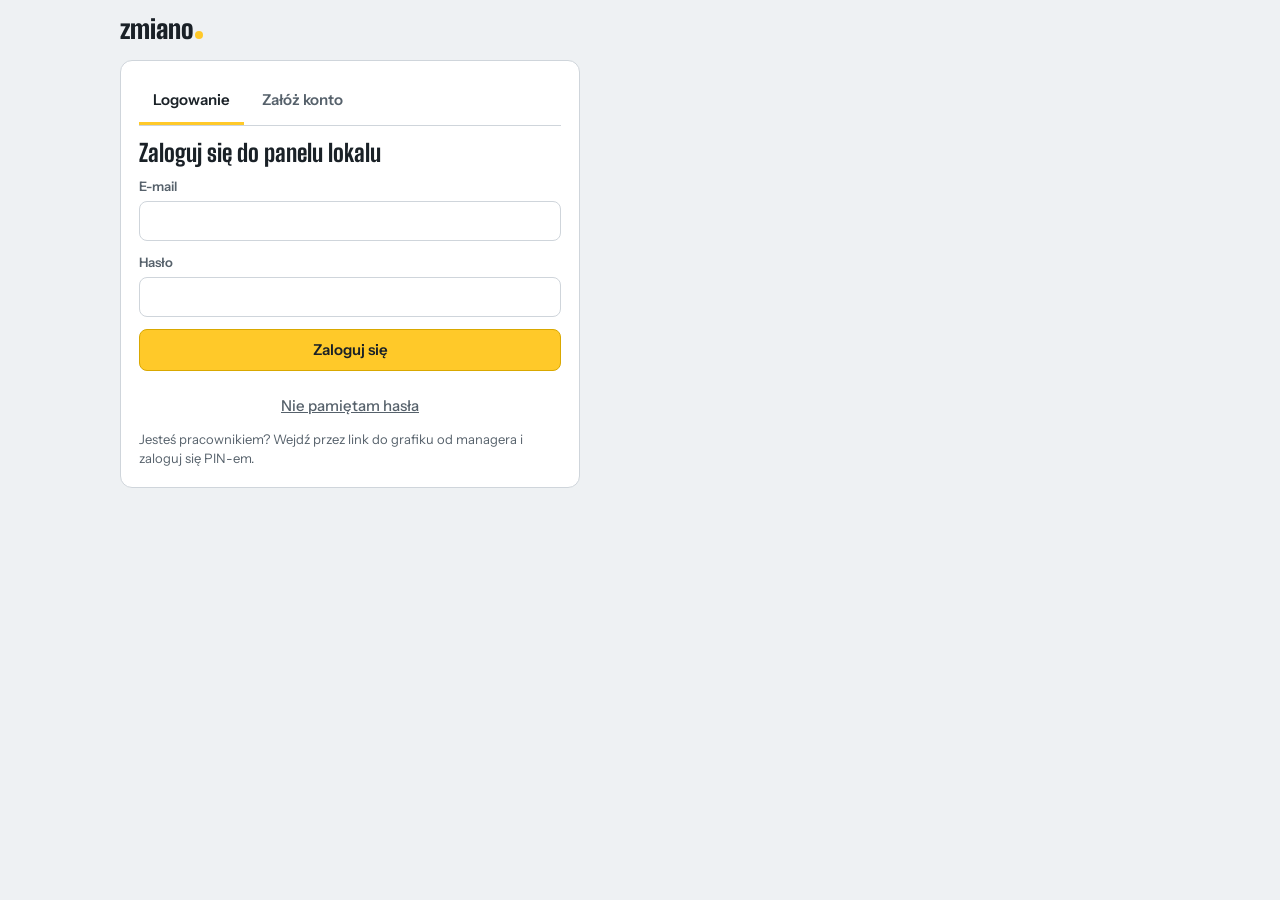
<file: app/panel.html>
<!doctype html>
<html lang="pl">
<head>
<meta charset="utf-8">
<meta name="viewport" content="width=device-width,initial-scale=1,viewport-fit=cover">
<title>Panel · Zmiano</title>
<meta name="robots" content="noindex">
<link rel="preconnect" href="https://fonts.googleapis.com">
<link rel="preconnect" href="https://fonts.gstatic.com" crossorigin>
<link rel="stylesheet" href="https://fonts.googleapis.com/css2?family=Big+Shoulders+Display:wght@800;900&family=Instrument+Sans:wght@400;500;600;700&display=swap">
<link rel="stylesheet" href="/app/app.css">
<script src="/app/engine.js"></script>
<style>
.auth{max-width:460px}
.auth{max-width:460px}
.linkbox{display:flex;gap:8px;align-items:center;flex-wrap:wrap;padding:12px 14px;border-radius:10px;background:var(--tape);color:var(--tape-ink)}
.linkbox code{font:700 15px var(--f-mono);word-break:break-all}
.acc{display:grid;grid-template-columns:1fr auto;gap:10px;align-items:center;padding:12px 0;border-bottom:1px solid var(--line)}
.badge{font-size:12px;font-weight:700;padding:2px 8px;border-radius:999px;border:1px solid var(--line)}
.badge.pending{background:var(--tape);color:var(--tape-ink);border-color:var(--tape)}
.badge.active{background:var(--ok-soft);border-color:var(--ok)}
.badge.rejected{background:var(--bad-soft);border-color:var(--bad);color:var(--bad)}
#vEditor{display:flex;flex-direction:column;gap:18px}
#vEditor[hidden]{display:none!important}
.steps{list-style:none;margin:0;padding:0;display:grid;grid-template-columns:repeat(3,1fr);gap:8px}
.steps li{display:flex;gap:10px;align-items:center;padding:10px 12px;border:1px solid var(--line);border-radius:10px;cursor:pointer;background:var(--bg)}
.steps li small{display:block;font-size:12px;color:var(--muted)}
.steps .num{flex:none;width:28px;height:28px;border-radius:50%;display:grid;place-items:center;font:800 15px var(--f-display);background:var(--paper);border:1.5px solid var(--line)}
.steps li.done .num{background:var(--ok);border-color:var(--ok);color:#fff}
.steps li.bad .num{background:var(--bad);border-color:var(--bad);color:#fff}
.poslist{display:flex;flex-direction:column;gap:8px}
.pos{display:grid;grid-template-columns:1fr 64px 190px 110px;gap:8px;align-items:center}
.pos .cnt{display:flex;align-items:center;gap:6px;font-size:13px;color:var(--muted);white-space:nowrap}
.pos .cnt select{width:auto;padding:7px 8px}
.stafflist{display:flex;flex-direction:column;gap:8px}
.st{border:1px solid var(--line);border-radius:10px;background:var(--bg)}
.st .main{display:grid;grid-template-columns:minmax(120px,200px) 1fr auto;gap:10px;align-items:center;padding:10px 12px}
.st .chipsel{display:flex;flex-wrap:wrap;gap:6px}
.chipbtn{padding:5px 10px;border-radius:999px;font-size:13px;font-weight:600;background:var(--paper)}
.chipbtn[aria-pressed=true]{background:var(--ink);color:var(--bg);border-color:var(--ink)}
.st .right{display:flex;gap:6px;align-items:center}
.st .tags{display:flex;flex-wrap:wrap;gap:6px;padding:0 12px 10px}
.st .tags span{font-size:12px;padding:2px 8px;border-radius:999px;background:var(--paper);border:1px solid var(--line);color:var(--muted)}
.st .tags span.warn{border-color:var(--bad);color:var(--bad);background:var(--bad-soft)}
.st .more{border-top:1px dashed var(--line);padding:12px;display:flex;flex-direction:column;gap:12px}
.pin{font:700 16px var(--f-mono);letter-spacing:.12em;padding:4px 8px;border-radius:6px;background:var(--paper);border:1px dashed var(--line);white-space:nowrap}
.checks{display:flex;flex-wrap:wrap;gap:6px}
.checks label{display:inline-flex;gap:5px;align-items:center;font-size:13px;padding:5px 9px;border:1px solid var(--line);border-radius:999px;background:var(--paper);cursor:pointer}
.checks input{margin:0}
.rules{display:flex;flex-direction:column;gap:8px}
.rule{display:flex;flex-wrap:wrap;gap:6px;align-items:center;font-size:14px}
.rule select{width:auto;max-width:180px;padding:6px 8px}
.issues{list-style:none;margin:0;padding:0;display:flex;flex-direction:column;gap:6px}
.issues li{padding:8px 12px;border-radius:8px;font-size:14px;border-left:4px solid}
.issues li.err{background:var(--bad-soft);border-color:var(--bad)}
.issues li.warn{background:#fff6d6;border-color:#d9a800;color:#5c4700}
.issues li.ok{background:var(--ok-soft);border-color:var(--ok)}
@media (prefers-color-scheme:dark){.issues li.warn{background:#3a3214;color:#f2dc8a}}
.trialsum{display:flex;flex-direction:column;gap:10px;margin-top:4px}
.savebar{position:sticky;bottom:0;background:var(--bg);padding:12px 0 calc(12px + env(safe-area-inset-bottom,0px));border-top:1px solid var(--line);display:flex;gap:12px;align-items:center;flex-wrap:wrap;z-index:5}
@media (max-width:700px){
  .steps{grid-template-columns:1fr}
  .st .main{grid-template-columns:1fr auto}
  .st .chipsel{grid-column:1/-1;order:3}
  .pos{grid-template-columns:1fr 110px;padding-bottom:10px;border-bottom:1px dashed var(--line)}
  .pos .cnt{grid-column:1/2}
  .pos button{grid-column:2/3}
  .pos input[aria-label="Skrót w grafiku"]{width:60px;justify-self:end}
  .pos button{justify-self:end}
}
.st .tags:empty{display:none}
button.armed{background:var(--bad);color:#fff;border-color:var(--bad)}
.pos input[aria-label="Skrót w grafiku"]{text-align:center;text-transform:uppercase}
.steps li:hover{border-color:var(--ink)}
#trial .sheet td.name{font-size:13px}
.sr{position:absolute;width:1px;height:1px;overflow:hidden;clip:rect(0 0 0 0);white-space:nowrap}
.issues li:has(.iss){padding:0}
.iss{all:unset;display:block;width:100%;box-sizing:border-box;padding:8px 12px;cursor:pointer;font-size:14px;line-height:1.45}
.iss:hover{text-decoration:underline}
.iss:focus-visible{outline:2px solid var(--ink);outline-offset:-2px;border-radius:6px}
.fromto{display:inline-flex;align-items:center;gap:6px;white-space:nowrap}
.fromto input{width:68px}
#addMany{min-height:40px;padding:0 6px}
#secCheck{margin-bottom:8px}
</style>
</head>
<body>
<div class="wrap">
  <header class="top">
    <a class="logo" href="/">zmiano<i></i></a>
    <div class="row"><span class="hint" id="who"></span><button id="logout" hidden>Wyloguj</button></div>
  </header>

  <!-- pierwsze konto administratora -->
  <section id="vSetup" class="panel auth" hidden>
    <h1>Konto administratora</h1>
    <p class="muted">Jednorazowa konfiguracja. To konto akceptuje nowe lokale.</p>
    <form id="fSetup" class="grid2" style="grid-template-columns:1fr">
      <label class="f">Imię i nazwisko<input type="text" id="suName" autocomplete="name" required></label>
      <label class="f">E-mail<input type="email" id="suEmail" autocomplete="email" required></label>
      <label class="f">Hasło (min. 8 znaków)<input type="password" id="suPass" autocomplete="new-password" minlength="8" required></label>
      <button class="primary" type="submit">Utwórz konto administratora</button>
      <span class="status err" id="suErr"></span>
    </form>
  </section>

  <!-- logowanie / rejestracja / reset -->
  <section id="vAuth" class="panel auth" hidden>
    <div class="tabs" role="tablist">
      <button role="tab" id="tLogin" aria-selected="true">Logowanie</button>
      <button role="tab" id="tReg" aria-selected="false">Załóż konto</button>
    </div>
    <form id="fLogin" class="grid2" style="grid-template-columns:1fr">
      <h2>Zaloguj się do panelu lokalu</h2>
      <label class="f">E-mail<input type="email" id="liEmail" autocomplete="email" required></label>
      <label class="f">Hasło<input type="password" id="liPass" autocomplete="current-password" required></label>
      <button class="primary" type="submit">Zaloguj się</button>
      <span class="status err" id="liErr"></span>
      <button type="button" class="link" id="toForgot">Nie pamiętam hasła</button>
      <p class="hint">Jesteś pracownikiem? Wejdź przez link do grafiku od managera i zaloguj się PIN-em.</p>
    </form>
    <form id="fReg" class="grid2" style="grid-template-columns:1fr" hidden>
      <h2>Załóż konto lokalu</h2>
      <p class="hint">Po rejestracji sprawdzimy zgłoszenie i aktywujemy konto, zwykle w ciągu jednego dnia roboczego. W tym czasie możesz już dodać pracowników.</p>
      <label class="f">Nazwa lokalu<input type="text" id="rgLokal" required placeholder="np. Sushi Rzeszów"></label>
      <label class="f">Miasto<input type="text" id="rgCity" placeholder="np. Rzeszów"></label>
      <label class="f">Imię i nazwisko<input type="text" id="rgName" autocomplete="name" required></label>
      <label class="f">E-mail<input type="email" id="rgEmail" autocomplete="email" required></label>
      <label class="f">Telefon<input type="tel" id="rgPhone" autocomplete="tel" placeholder="do kontaktu przy wdrożeniu"></label>
      <label class="f">Ilu masz pracowników?<select id="rgStaff"><option value="">Wybierz</option><option>do 5</option><option>6–10</option><option>11–20</option><option>ponad 20</option></select></label>
      <label class="f">Hasło (min. 8 znaków)<input type="password" id="rgPass" autocomplete="new-password" minlength="8" required></label>
      <label style="display:flex;gap:8px;align-items:flex-start;font-size:13px"><input type="checkbox" id="rgTerms" style="margin-top:3px"> <span>Akceptuję <a href="/regulamin" target="_blank">Regulamin</a> wraz z <a href="/umowa-powierzenia" target="_blank">umową powierzenia danych</a> pracowników. Zapoznałem się z <a href="/prywatnosc" target="_blank">Polityką prywatności</a>.</span></label>
      <button class="primary" type="submit">Załóż konto</button>
      <span class="status err" id="rgErr"></span>
    </form>
    <form id="fForgot" class="grid2" style="grid-template-columns:1fr" hidden>
      <h2>Ustaw nowe hasło</h2>
      <p class="hint">Podaj e-mail konta. Wyślemy link do ustawienia nowego hasła.</p>
      <label class="f">E-mail<input type="email" id="fgEmail" autocomplete="email" required></label>
      <button class="primary" type="submit">Wyślij link</button>
      <span class="status" id="fgMsg"></span>
      <button type="button" class="link" id="backLogin">Wróć do logowania</button>
    </form>
    <form id="fReset" class="grid2" style="grid-template-columns:1fr" hidden>
      <h2>Nowe hasło</h2>
      <label class="f">Nowe hasło (min. 8 znaków)<input type="password" id="rsPass" autocomplete="new-password" minlength="8" required></label>
      <button class="primary" type="submit">Zapisz hasło i zaloguj</button>
      <span class="status err" id="rsErr"></span>
    </form>
  </section>

  <!-- konto czeka na akceptację -->
  <section id="vPending" class="panel" hidden>
    <h1>Dziękujemy, konto czeka na aktywację</h1>
    <p class="muted">Sprawdzimy zgłoszenie i aktywujemy konto, zwykle w ciągu jednego dnia roboczego. Dostaniesz e-mail. W tym czasie możesz już ustawić lokal i dodać pracowników poniżej.</p>
  </section>
  <section id="vRejected" class="panel" hidden>
    <h1>Konto nie zostało aktywowane</h1>
    <p class="muted">Napisz do nas na kontakt@zmiano.pl, jeśli to pomyłka.</p>
  </section>

  <!-- administrator -->
  <section id="vAdmin" class="panel" hidden>
    <div class="row" style="justify-content:space-between"><h1>Konta lokali</h1><button id="admRefresh">Odśwież</button></div>
    <div id="admList"></div>
  </section>

  <!-- edytor lokalu -->
  <section id="vEditor" hidden>
    <div class="panel">
      <div class="row" style="justify-content:space-between"><h1 id="edTitle">Twój lokal</h1><button id="edClose" hidden>Wróć do listy kont</button></div>
      <div class="linkbox" id="linkBox"><span>Link do grafiku dla ekipy:</span><code id="lkUrl"></code><button id="copyLink">Kopiuj link</button><a id="openGrafik" style="color:inherit;font-weight:700" href="#">Otwórz grafik</a></div>
      <label class="f">Nazwa lokalu<input type="text" id="edName" maxlength="60"></label>
      <ol class="steps" id="steps">
        <li data-go="secPos"><span class="num">1</span><span><b>Stanowiska</b><small id="st1">kogo potrzebujesz na zmianie</small></span></li>
        <li data-go="secStaff"><span class="num">2</span><span><b>Pracownicy</b><small id="st2">kto u Ciebie pracuje</small></span></li>
        <li data-go="secCheck"><span class="num">3</span><span><b>Sprawdzenie</b><small id="st3">próbny grafik</small></span></li>
      </ol>
    </div>

    <div class="panel" id="secPos">
      <div><h2>1. Stanowiska na zmianie</h2><p class="hint">Kogo potrzebujesz na każdej zmianie? Np. Kuchnia ciepła ×1, Kelnerka ×2, Kierowca ×1. Skrót (1–2 litery) pojawia się w kratkach grafiku.</p></div>
      <div id="edPos" class="poslist"></div>
      <div><button id="addPos">Dodaj stanowisko</button></div>
    </div>

    <div class="panel" id="secStaff">
      <div><h2>2. Pracownicy</h2><p class="hint">Wpisz imię i zaznacz, na jakich stanowiskach ktoś może pracować. Każdy dostanie 4-cyfrowy PIN po zapisaniu. Rzadsze ustawienia (limit dni, stałe wolne dni, manager grafiku) są pod „Więcej”.</p></div>
      <div id="edStaff" class="stafflist"></div>
      <div class="row"><button id="addStaff">Dodaj pracownika</button><button id="addMany" class="link">Wklej listę imion</button></div>
      <div id="manyBox" class="box" hidden>
        <label class="f">Jedno imię w każdej linii<textarea id="manyTxt" rows="5" placeholder="Ania&#10;Tomek&#10;Kuba"></textarea></label>
        <div class="row"><button id="manyAdd" class="primary">Dodaj osoby</button><button id="manyCancel">Anuluj</button></div>
      </div>
    </div>

    <div class="panel" id="secRules">
      <div><h2>Zasady <span class="muted" style="font:600 15px var(--f-body)">(możesz zostawić domyślne)</span></h2></div>
      <label class="row" style="font-size:15px" for="edMaxRun">Nikt nie pracuje dłużej niż <select id="edMaxRun" style="width:auto"></select> dni z rzędu.</label>
      <div><span class="hint">Lokal jest otwarty w</span><div class="checks" id="edOpen" style="margin-top:6px"></div></div>
      <details id="pairsBox"><summary style="cursor:pointer;font-weight:700">Zasady dla konkretnych osób (opcjonalnie)</summary>
        <div style="display:flex;flex-direction:column;gap:12px;margin-top:10px">
          <div class="box"><b>Gdy dwie osoby są razem na zmianie, jedna zawsze idzie na konkretne stanowisko</b><span class="hint">Np. Tomek i Ania razem? Tomek zawsze na kuchni ciepłej.</span><div id="edPairs" class="rules"></div><div><button id="addPair">Dodaj zasadę</button></div></div>
          <div class="box"><b>Osoby, które nie mogą być razem na zmianie</b><div id="edApart" class="rules"></div><div><button id="addApart">Dodaj zasadę</button></div></div>
        </div>
      </details>
    </div>

    <div class="panel" id="secCheck">
      <div><h2>3. Sprawdzenie</h2><p class="hint">Na bieżąco sprawdzamy, czy z tych ustawień da się ułożyć grafik.</p></div>
      <p id="issSum" class="sr" aria-live="polite"></p>
      <ul class="issues" id="issues"></ul>
      <div class="row"><button id="trialBtn" class="dark">Wygeneruj próbny grafik</button><span class="hint" id="trialHint">Nic nie zapisuje, tylko pokazuje, jak to wyjdzie.</span></div>
      <div id="trial" hidden></div>
    </div>

    <div class="savebar"><button class="primary" id="edSave">Zapisz zmiany</button><span class="status" id="edStatus" role="status"></span></div>
  </section>
</div>

<script>
const $=id=>document.getElementById(id);
const esc=t=>String(t??'').replace(/[&<>"]/g,c=>({'&':'&amp;','<':'&lt;','>':'&gt;','"':'&quot;'}[c]));
const WDS=['nd','pn','wt','śr','cz','pt','sb'],WORDER=[1,2,3,4,5,6,0];
const next=new URLSearchParams(location.search).get('next');
let USER=null,ED=null,dirty=false;

async function api(action,body,query=''){
  const r=await fetch(`/app/api.php?action=${action}${query}`,{method:body?'POST':'GET',credentials:'same-origin',headers:body?{'Content-Type':'application/json'}:{},body:body?JSON.stringify(body):undefined});
  let j={};try{j=await r.json()}catch(e){}
  if(!r.ok)throw new Error(j.error||'Błąd serwera. Spróbuj ponownie.');
  return j;
}
const views=['vSetup','vAuth','vPending','vRejected','vAdmin','vEditor'];
function show(...ids){views.forEach(v=>$(v).hidden=!ids.includes(v))}
function authTab(which){
  ['fLogin','fReg','fForgot','fReset'].forEach(f=>$(f).hidden=f!==which);
  $('tLogin').setAttribute('aria-selected',which!=='fReg');$('tReg').setAttribute('aria-selected',which==='fReg');
}
$('tLogin').onclick=()=>authTab('fLogin');$('tReg').onclick=()=>authTab('fReg');
$('toForgot').onclick=()=>authTab('fForgot');$('backLogin').onclick=()=>authTab('fLogin');

/* ---------- start ---------- */
async function boot(){
  const r=await api('me');
  const hash=location.hash.slice(1),setupTok=(hash.match(/^setup=(.+)$/)||[])[1],resetTok=(hash.match(/^reset=(.+)$/)||[])[1];
  USER=r.user;
  $('who').textContent=USER?USER.name:'';$('logout').hidden=!USER;
  if(!USER){
    if(r.needsSetup&&setupTok){show('vSetup');return}
    show('vAuth');
    if(resetTok)authTab('fReset');else if(hash==='rejestracja')authTab('fReg');else authTab('fLogin');
    return;
  }
  if(next&&/^\/l\/[a-z0-9-]+$/.test(next)&&USER.status==='active'){location.href=next;return}
  if(USER.role==='admin'){show('vAdmin');loadAdmin();return}
  if(USER.status==='rejected'){show('vRejected');return}
  if(USER.status==='pending'){show('vPending','vEditor')}else show('vEditor');
  openEditor(r.lokal,false);
}
$('logout').onclick=async()=>{try{await api('logout',{})}catch(e){}location.href='/panel'};

/* ---------- formularze kont ---------- */
$('fSetup').onsubmit=async e=>{e.preventDefault();$('suErr').textContent='';
  try{await api('setup',{token:(location.hash.match(/setup=(.+)$/)||[])[1],name:$('suName').value,email:$('suEmail').value,password:$('suPass').value});history.replaceState(null,'',location.pathname);boot()}
  catch(x){$('suErr').textContent=x.message}};
$('fLogin').onsubmit=async e=>{e.preventDefault();$('liErr').textContent='';
  try{await api('login',{email:$('liEmail').value,password:$('liPass').value});boot()}catch(x){$('liErr').textContent=x.message}};
$('fReg').onsubmit=async e=>{e.preventDefault();$('rgErr').textContent='';
  try{await api('register',{lokalName:$('rgLokal').value,city:$('rgCity').value,name:$('rgName').value,email:$('rgEmail').value,phone:$('rgPhone').value,staffCount:$('rgStaff').value,password:$('rgPass').value,terms:$('rgTerms').checked});history.replaceState(null,'',location.pathname);boot()}
  catch(x){$('rgErr').textContent=x.message}};
$('fForgot').onsubmit=async e=>{e.preventDefault();
  try{await api('resetRequest',{email:$('fgEmail').value});$('fgMsg').textContent='Jeśli konto istnieje, link jest już w skrzynce. Sprawdź też spam.';$('fgMsg').className='status ok'}
  catch(x){$('fgMsg').textContent=x.message;$('fgMsg').className='status err'}};
$('fReset').onsubmit=async e=>{e.preventDefault();$('rsErr').textContent='';
  try{await api('resetConfirm',{token:(location.hash.match(/reset=(.+)$/)||[])[1],password:$('rsPass').value});history.replaceState(null,'',location.pathname);boot()}
  catch(x){$('rsErr').textContent=x.message}};

/* ---------- administrator ---------- */
async function loadAdmin(){
  const box=$('admList');box.innerHTML='<p class="hint">Wczytuję…</p>';
  try{
    const r=await api('adminList',{});
    if(!r.users.length){box.innerHTML='<p class="muted">Nie ma jeszcze żadnych kont lokali.</p>';return}
    const st={pending:'Czeka',active:'Aktywne',rejected:'Odrzucone'};
    box.innerHTML='';
    r.users.forEach(u=>{
      const el=document.createElement('div');el.className='acc';
      el.innerHTML=`<div><div class="row"><b>${esc(u.lokalName)}</b><span class="hint">${esc(u.city)}</span><span class="badge ${u.status}">${st[u.status]}</span></div>
        <div class="hint">${esc(u.name)} · ${esc(u.email)}${u.phone?' · '+esc(u.phone):''} · zadeklarowało ${esc(u.staffCount||'?')} osób, dodanych: ${u.staffNow} · ${new Date(u.createdAt).toLocaleDateString('pl-PL')}</div></div>
        <div class="row"></div>`;
      const act=el.querySelector('.row:last-child');
      const btn=(t,cls,fn)=>{const b=document.createElement('button');b.textContent=t;if(cls)b.className=cls;b.onclick=fn;act.appendChild(b)};
      if(u.status!=='active')btn('Aktywuj','primary',()=>setStatus(u.id,'active'));
      if(u.status==='pending')btn('Odrzuć','warn',()=>setStatus(u.id,'rejected'));
      if(u.status==='active')btn('Zawieś','warn',()=>setStatus(u.id,'pending'));
      if(u.lokal)btn('Edytuj lokal','',async()=>{const l=await api('lokalGet',null,`&slug=${u.lokal}`);show('vEditor');openEditor(l.lokal,true)});
      box.appendChild(el);
    });
  }catch(x){box.innerHTML=`<p class="status err">${esc(x.message)}</p>`}
}
async function setStatus(id,status){try{await api('adminSetStatus',{id,status});loadAdmin()}catch(x){alert(x.message)}}
$('admRefresh').onclick=loadAdmin;
$('edClose').onclick=()=>{show('vAdmin');loadAdmin()};

/* ---------- edytor lokalu ---------- */
const OPEN_MORE=new Set();
const plural=(n,a,b,c)=>n===1?a:(n%10>=2&&n%10<=4&&(n%100<12||n%100>14))?b:c;
const MAX_STAFF=60,MAX_POS=12;
const tmpId=p=>p+'new'+Math.random().toString(36).slice(2,8);
const named=a=>a.filter(x=>(x.name||'').trim());
function openEditor(l,asAdmin){
  ED=JSON.parse(JSON.stringify(l));dirty=false;OPEN_MORE.clear();
  ED.rules=ED.rules||{};ED.rules.pairs=ED.rules.pairs||[];ED.rules.apart=ED.rules.apart||[];
  $('edClose').hidden=!asAdmin;
  $('edTitle').textContent=ED.name;$('edName').value=ED.name;
  const url=`${location.origin}/l/${ED.slug}`;$('lkUrl').textContent=url.replace(/^https?:\/\//,'');$('openGrafik').href='/l/'+ED.slug;
  $('linkBox').hidden=ED.status!=='active';
  $('edMaxRun').innerHTML=Array.from({length:14},(_,i)=>`<option value="${i+1}">${i+1}</option>`).join('');
  $('edMaxRun').value=ED.rules.maxRun||5;
  $('edStatus').textContent='';$('trial').hidden=true;
  $('pairsBox').open=!!(ED.rules.pairs.length||ED.rules.apart.length);
  renderAll();
}
function mark(){dirty=true;$('edStatus').textContent='Masz niezapisane zmiany.';$('edStatus').className='status';$('trial').hidden=true;checkSoon()}
function renderAll(){renderPos();renderStaff();renderOpen();renderPairs();renderApart();check()}

/* usuwanie na dwa kliknięcia */
function twoClick(btn,fn,label='Usuń'){
  let t;btn.textContent=label;
  btn.onclick=()=>{
    if(btn.dataset.armed){clearTimeout(t);fn();return}
    btn.dataset.armed=1;btn.textContent='Na pewno?';btn.classList.add('armed');
    t=setTimeout(()=>{delete btn.dataset.armed;btn.textContent=label;btn.classList.remove('armed')},3500);
  };
}

/* ----- 1. stanowiska ----- */
function renderPos(){
  const box=$('edPos');box.innerHTML='';
  if(!ED.positions.length)box.innerHTML='<p class="hint">Nie ma jeszcze stanowisk. Kliknij „Dodaj stanowisko”.</p>';
  ED.positions.forEach((p,i)=>{
    const r=document.createElement('div');r.className='pos';
    r.innerHTML=`<input type="text" value="${esc(p.name)}" maxlength="40" placeholder="np. Kuchnia ciepła" aria-label="Nazwa stanowiska">
      <input type="text" maxlength="2" value="${esc(p.short)}" placeholder="Skrót" aria-label="Skrót w grafiku" title="Skrót w kratkach grafiku">
      <label class="cnt"><select aria-label="Ile osób na zmianie">${[1,2,3,4,5,6].map(n=>`<option ${n===p.count?'selected':''}>${n}</option>`).join('')}</select>${plural(p.count,'osoba','osoby','osób')} na zmianie</label>
      <button class="warn" aria-label="Usuń stanowisko ${esc(p.name)}"></button>`;
    const [n,s,c,del]=[r.children[0],r.children[1],r.querySelector('select'),r.querySelector('button')];
    let prev=p.name||'';n.oninput=()=>{const auto=!p.short||p.short===(prev.trim()[0]||'').toUpperCase();prev=n.value;p.name=n.value;if(auto){p.short=(n.value.trim()[0]||'').toUpperCase();s.value=p.short}mark();refreshPosNames()};
    s.oninput=()=>{p.short=s.value.toUpperCase();s.value=p.short;mark()};
    c.onchange=()=>{p.count=+c.value;c.parentNode.lastChild.textContent=plural(p.count,'osoba','osoby','osób')+' na zmianie';mark()};
    twoClick(del,()=>{ED.positions.splice(i,1);ED.staff.forEach(st=>st.positions=st.positions.filter(x=>x!==p.id));ED.rules.pairs=ED.rules.pairs.filter(x=>x.bPos!==p.id);mark();renderAll()});
    box.appendChild(r);
  });
}
$('addPos').onclick=()=>{if(ED.positions.length>=MAX_POS){say(`Limit to ${MAX_POS} stanowisk.`,'err');return}ED.positions.push({id:tmpId('p'),name:'',short:'',count:1});mark();renderAll();$('edPos').lastElementChild.querySelector('input').focus()};
let rpnT;function refreshPosNames(){clearTimeout(rpnT);rpnT=setTimeout(()=>{
  ED.positions.forEach(p=>document.querySelectorAll(`#edStaff [data-p="${p.id}"]`).forEach(b=>b.textContent=p.name||'(bez nazwy)'));
  if(!$('edPairs').contains(document.activeElement))renderPairs();
},400)}

/* ----- 2. pracownicy ----- */
const okEmail=e=>!e||/^[^\s@]+@[^\s@]+\.[^\s@]{2,}$/.test(e);
const okPhone=t=>!t||/^\+?[0-9]{9,15}$/.test(String(t).replace(/[^0-9+]/g,''));
function staffTags(s){
  const t=[];
  if(!s.positions.length)t.push(['warn','brak stanowiska']);
  if(s.min!=null||s.max!=null)t.push(['',s.min!=null&&s.max!=null&&s.min!==s.max?`${s.min}–${s.max} dni`:`${s.min??s.max} dni`]);
  if((s.noWd||[]).length)t.push(['','wolne: '+WORDER.filter(w=>s.noWd.includes(w)).map(w=>WDS[w]).join(', ')]);
  if(s.picksOwn)t.push(['','sam wybiera dni']);
  if(s.manager)t.push(['','manager grafiku']);
  if(s.email)t.push([okEmail(s.email)?'':'warn',okEmail(s.email)?'e-mail':'zły e-mail']);
  if(s.phone)t.push([okPhone(s.phone)?'':'warn',okPhone(s.phone)?'telefon':'zły telefon']);
  return t.map(([c,x])=>`<span class="${c}">${esc(x)}</span>`).join('');
}
function renderStaff(){
  const box=$('edStaff');box.innerHTML='';
  if(!ED.staff.length)box.innerHTML='<p class="hint">Nie ma jeszcze pracowników. Kliknij „Dodaj pracownika” albo wklej listę imion.</p>';
  ED.staff.forEach((s,i)=>{
    const el=document.createElement('div');el.className='st';
    const open=OPEN_MORE.has(s.id);
    const chips=ED.positions.map(p=>`<button type="button" class="chipbtn" data-p="${p.id}" aria-pressed="${s.positions.includes(p.id)}">${esc(p.name||'(bez nazwy)')}</button>`).join('');
    const wdC=WORDER.map(w=>`<label><input type="checkbox" data-w="${w}" ${(s.noWd||[]).includes(w)?'checked':''}>${WDS[w]}</label>`).join('');
    el.innerHTML=`<div class="main">
        <input type="text" value="${esc(s.name)}" maxlength="40" placeholder="Imię" aria-label="Imię">
        <div class="chipsel" role="group" aria-label="Stanowiska">${chips||'<span class="hint">Najpierw dodaj stanowisko w kroku 1.</span>'}</div>
        <div class="right">${s.pin?`<span class="pin" data-pin title="PIN do logowania" ${open?'hidden':''}>${esc(s.pin)}</span>`:''}<button type="button" data-a="more" aria-expanded="${open}" aria-label="${open?'Mniej':'Więcej'} ustawień: ${esc(s.name||'nowa osoba')}">${open?'Mniej':'Więcej'}</button></div>
      </div>
      <div class="tags">${staffTags(s)}</div>
      <div class="more" ${open?'':'hidden'}>
        <div class="row">${s.pin?`<span class="hint">PIN:</span><span class="pin">${esc(s.pin)}</span><button type="button" data-a="pin">Nowy PIN</button><button type="button" data-a="msg" ${s.newPin?'disabled':''}>Skopiuj wiadomość z PIN-em</button>`:'<span class="hint">PIN pojawi się po zapisaniu.</span>'}<span class="status" data-st></span></div>
        <div class="row"><span class="hint">Dni pracy w miesiącu</span><span class="fromto"><input type="number" inputmode="numeric" min="0" max="31" placeholder="od" value="${s.min??''}" data-f="min" aria-label="Minimum dni pracy w miesiącu"><span>–</span><input type="number" inputmode="numeric" min="0" max="31" placeholder="do" value="${s.max??''}" data-f="max" aria-label="Maksimum dni pracy w miesiącu"></span><span class="hint">puste = po równo z innymi</span></div>
        <div><span class="hint">Nigdy nie pracuje w</span><div class="checks" style="margin-top:5px">${wdC}</div></div>
        <label class="row" style="font-size:14px;gap:8px;flex-wrap:nowrap;align-items:flex-start"><input type="checkbox" data-f="own" ${s.picksOwn?'checked':''} style="margin-top:4px"><span>Sam wybiera dni <span class="hint">(pracuje tylko w dni, które zaznaczy w dyspozycyjności)</span></span></label>
        <label class="row" style="font-size:14px;gap:8px;flex-wrap:nowrap;align-items:flex-start"><input type="checkbox" data-f="mgr" ${s.manager?'checked':''} style="margin-top:4px"><span>Manager grafiku <span class="hint">(po zalogowaniu PIN-em może układać i zapisywać grafik)</span></span></label>
        <div class="grid2"><label class="f">E-mail (opcjonalnie)<input type="email" data-f="email" value="${esc(s.email||'')}" placeholder="do powiadomień o grafiku" autocomplete="off"></label>
          <label class="f">Telefon (opcjonalnie)<input type="tel" data-f="phone" value="${esc(s.phone||'')}" placeholder="np. 600 100 200" autocomplete="off"></label></div>
        <p class="hint">E-mail i telefon widzisz tylko Ty w panelu. Posłużą do powiadomień o grafiku.</p>
        <div><button type="button" class="warn" data-a="del" aria-label="Usuń pracownika ${esc(s.name)}"></button></div>
      </div>`;
    const tags=()=>{el.querySelector('.tags').innerHTML=staffTags(s)};
    el.querySelector('.main input').oninput=e=>{s.name=e.target.value;mark();renderPairsSoon()};
    el.querySelectorAll('[data-p]').forEach(b=>b.onclick=()=>{
      const on=b.getAttribute('aria-pressed')!=='true';b.setAttribute('aria-pressed',on);
      s.positions=ED.positions.map(p=>p.id).filter(id=>el.querySelector(`[data-p="${id}"]`).getAttribute('aria-pressed')==='true');
      tags();mark();renderPairsSoon();
    });
    el.querySelector('[data-a=more]').onclick=e=>{
      const m=el.querySelector('.more'),o=m.hidden;m.hidden=!o;e.target.textContent=o?'Mniej':'Więcej';e.target.setAttribute('aria-expanded',o);
      const pn=el.querySelector('[data-pin]');if(pn)pn.hidden=o;
      o?OPEN_MORE.add(s.id):OPEN_MORE.delete(s.id);
    };
    el.querySelectorAll('[data-w]').forEach(c=>c.onchange=()=>{s.noWd=[...el.querySelectorAll('[data-w]:checked')].map(x=>+x.dataset.w);tags();mark()});
    el.querySelectorAll('[data-f=min],[data-f=max]').forEach(c=>c.oninput=()=>{s[c.dataset.f]=c.value===''?null:Math.max(0,Math.min(31,+c.value));tags();mark()});
    el.querySelector('[data-f=own]').onchange=e=>{s.picksOwn=e.target.checked;tags();mark()};
    el.querySelector('[data-f=mgr]').onchange=e=>{s.manager=e.target.checked;tags();mark()};
    el.querySelectorAll('[data-f=email],[data-f=phone]').forEach(c=>c.oninput=()=>{s[c.dataset.f]=c.value.trim();c.setAttribute('aria-invalid',!(c.dataset.f==='email'?okEmail:okPhone)(s[c.dataset.f]));tags();mark()});
    twoClick(el.querySelector('[data-a=del]'),()=>{ED.staff.splice(i,1);ED.rules.pairs=ED.rules.pairs.filter(p=>p.a!==s.id&&p.b!==s.id);ED.rules.apart=ED.rules.apart.filter(p=>p.a!==s.id&&p.b!==s.id);mark();renderAll()},'Usuń pracownika');
    const pinB=el.querySelector('[data-a=pin]');if(pinB)pinB.onclick=()=>{s.newPin=true;mark();el.querySelectorAll('.pin').forEach(x=>x.textContent='nowy po zapisaniu');pinB.disabled=true;const mb=el.querySelector('[data-a=msg]');if(mb){mb.disabled=true;mb.textContent='Zapisz, żeby dostać nowy PIN'}};
    const msgB=el.querySelector('[data-a=msg]');if(msgB)msgB.onclick=async()=>{
      const txt=`Cześć ${s.name}! Grafik w ${ED.name} robimy teraz w Zmiano. Wejdź na ${location.origin}/l/${ED.slug}, kliknij swoje imię i wpisz PIN: ${s.pin}. Zaznacz, kiedy możesz pracować, i kliknij „Zapisz”.`;
      const st=el.querySelector('[data-st]');if(s.newPin)return;
      try{await navigator.clipboard.writeText(txt);st.textContent='Skopiowane. Wyślij prywatnie, nie na grupę.';st.className='status ok'}catch(e){st.textContent=txt}
    };
    box.appendChild(el);
  });
}
let rpT;function renderPairsSoon(){clearTimeout(rpT);rpT=setTimeout(()=>{renderPairs();renderApart()},400)}
const newStaff=name=>({id:tmpId('s'),name,positions:ED.positions.length===1?[ED.positions[0].id]:[],min:null,max:null,noWd:[],picksOwn:false,manager:false});
$('addStaff').onclick=()=>{if(ED.staff.length>=MAX_STAFF){say(`Limit to ${MAX_STAFF} pracowników.`,'err');return}ED.staff.push(newStaff(''));mark();renderStaff();$('edStaff').lastElementChild.querySelector('input').focus()};
$('addMany').onclick=()=>{$('manyBox').hidden=false;$('manyTxt').focus()};
$('manyCancel').onclick=()=>{$('manyBox').hidden=true;$('manyTxt').value=''};
$('manyAdd').onclick=()=>{
  const names=$('manyTxt').value.split(/[\n;]+/).map(x=>x.trim().slice(0,40)).filter(Boolean);
  const room=MAX_STAFF-ED.staff.length;
  names.slice(0,room).forEach(n=>ED.staff.push(newStaff(n)));
  $('manyTxt').value='';$('manyBox').hidden=true;mark();renderStaff();renderPairsSoon();
  if(names.length>room)say(`Limit to ${MAX_STAFF} pracowników, część imion pominięto.`,'err');
};

/* ----- zasady ----- */
function renderOpen(){
  const box=$('edOpen');const open=ED.rules.openWd||[0,1,2,3,4,5,6];
  box.innerHTML=WORDER.map(w=>`<label><input type="checkbox" data-w="${w}" ${open.includes(w)?'checked':''}>${WDS[w]}</label>`).join('');
  box.querySelectorAll('input').forEach(c=>c.onchange=()=>{ED.rules.openWd=[...box.querySelectorAll('input:checked')].map(x=>+x.dataset.w);mark()});
}
$('edMaxRun').onchange=()=>{ED.rules.maxRun=+$('edMaxRun').value;mark()};
const staffOpts=v=>named(ED.staff).map(s=>`<option value="${s.id}" ${s.id===v?'selected':''}>${esc(s.name)}</option>`).join('');
const posOptsFor=(sid,v)=>{const s=ED.staff.find(x=>x.id===sid);const ps=ED.positions.filter(p=>p.name&&s&&s.positions.includes(p.id));
  return ps.length?ps.map(p=>`<option value="${p.id}" ${p.id===v?'selected':''}>${esc(p.name)}</option>`).join(''):'<option value="">(ta osoba nie ma stanowisk)</option>'};
function renderPairs(){
  const box=$('edPairs');box.innerHTML='';
  ED.rules.pairs.forEach((p,i)=>{
    const r=document.createElement('div');r.className='rule';
    r.innerHTML=`Gdy <select data-k="a" aria-label="Pierwsza osoba">${staffOpts(p.a)}</select> i <select data-k="b" aria-label="Druga osoba">${staffOpts(p.b)}</select> są razem, <b data-bn></b> idzie na <select data-k="bPos" aria-label="Stanowisko">${posOptsFor(p.b,p.bPos)}</select><button class="warn"></button>`;
    const bn=()=>{r.querySelector('[data-bn]').textContent=(ED.staff.find(x=>x.id===p.b)||{}).name||'druga osoba'};bn();
    r.querySelectorAll('select').forEach(s=>s.onchange=()=>{p[s.dataset.k]=s.value;
      if(s.dataset.k==='b'){const ps=r.querySelector('[data-k=bPos]');ps.innerHTML=posOptsFor(p.b,p.bPos);p.bPos=ps.value;bn()}mark()});
    r.querySelectorAll('select').forEach(x=>{if(x.value)p[x.dataset.k]=x.value});
    twoClick(r.querySelector('button'),()=>{ED.rules.pairs.splice(i,1);mark();renderPairs()});
    box.appendChild(r);
  });
}
function say(t,c=''){$('edStatus').textContent=t;$('edStatus').className='status '+c}
const twoStaff=()=>{const n=named(ED.staff);if(n.length<2){say('Najpierw dodaj co najmniej dwóch pracowników z imionami.','err');return null}return n};
$('addPair').onclick=()=>{const n=twoStaff();if(!n)return;
  const b=n.find(s=>s.positions.length&&s!==n[0])||n[1];
  ED.rules.pairs.push({a:(b===n[0]?n[1]:n[0]).id,b:b.id,bPos:b.positions[0]||''});mark();renderPairs()};
function renderApart(){
  const box=$('edApart');box.innerHTML='';
  ED.rules.apart.forEach((p,i)=>{
    const r=document.createElement('div');r.className='rule';
    r.innerHTML=`<select data-k="a" aria-label="Pierwsza osoba">${staffOpts(p.a)}</select> i <select data-k="b" aria-label="Druga osoba">${staffOpts(p.b)}</select> nigdy nie są razem na zmianie <button class="warn"></button>`;
    r.querySelectorAll('select').forEach(s=>{if(s.value)p[s.dataset.k]=s.value;s.onchange=()=>{p[s.dataset.k]=s.value;mark()}});
    twoClick(r.querySelector('button'),()=>{ED.rules.apart.splice(i,1);mark();renderApart()});
    box.appendChild(r);
  });
}
$('addApart').onclick=()=>{const n=twoStaff();if(!n)return;ED.rules.apart.push({a:n[0].id,b:n[1].id});mark();renderApart()};
$('edName').oninput=()=>{ED.name=$('edName').value;mark()};
const goTo=id=>{const el=$(id);el.scrollIntoView({behavior:'smooth',block:'start'})};
$('steps').querySelectorAll('li').forEach(li=>{li.tabIndex=0;li.setAttribute('role','button');li.onclick=()=>goTo(li.dataset.go);li.onkeydown=e=>{if(e.key==='Enter'||e.key===' '){e.preventDefault();goTo(li.dataset.go)}}});

/* ----- 3. sprawdzanie na bieżąco ----- */
function nextMonth(){const d=new Date();return {year:d.getMonth()===11?d.getFullYear()+1:d.getFullYear(),month0:(d.getMonth()+1)%12}}
const MONTHS=['styczniu','lutym','marcu','kwietniu','maju','czerwcu','lipcu','sierpniu','wrześniu','październiku','listopadzie','grudniu'];
const MONTHS_N=['styczeń','luty','marzec','kwiecień','maj','czerwiec','lipiec','sierpień','wrzesień','październik','listopad','grudzień'];
let ISSUES=[];
function check(){
  const I=[];
  const add=(c,t,go,o={})=>I.push({c,t,go,...o});
  const pos=named(ED.positions),staff=named(ED.staff),R=ED.rules,maxRun=R.maxRun||5,openWd=R.openWd||[0,1,2,3,4,5,6];
  const {year,month0}=nextMonth(),n=new Date(year,month0+1,0).getDate(),M=MONTHS[month0];
  const wd=d=>new Date(year,month0,d).getDay();
  const O=Array.from({length:n},(_,i)=>i+1).filter(d=>openWd.includes(wd(d))).length;
  const nm=id=>(ED.staff.find(s=>s.id===id)||{}).name||'?';

  if(!pos.length)add('err','Dodaj przynajmniej jedno stanowisko, np. „Kuchnia” albo „Kelnerka”.','secPos',{step:1});
  if(ED.positions.length>pos.length)add('warn','Stanowisko bez nazwy zostanie pominięte przy zapisie.','secPos',{step:1});
  const shorts={};pos.forEach(p=>{const k=(p.short||'').toUpperCase();if(!k)return;if(shorts[k])add('warn',`„${shorts[k]}” i „${p.name}” mają ten sam skrót ${k}. W grafiku nie da się ich odróżnić.`,'secPos',{step:1});else shorts[k]=p.name});
  if(!staff.length)add('err','Dodaj pracowników.','secStaff',{step:2});
  if(ED.staff.length>staff.length)add('warn','Pracownik bez imienia zostanie pominięty przy zapisie.','secStaff',{step:2});
  const cnt={};staff.forEach(s=>{const k=s.name.trim().toLowerCase();cnt[k]=(cnt[k]||0)+1});
  Object.entries(cnt).filter(([,c])=>c>1).forEach(([k,c])=>add('warn',`${c} ${plural(c,'osoba','osoby','osób')} nazywa${c<5?'ją':''} się „${staff.find(s=>s.name.trim().toLowerCase()===k).name}”. Dopisz np. inicjał nazwiska, bo pracownicy logują się, klikając swoje imię.`,'secStaff',{step:2}));
  // kontakt
  staff.forEach(s=>{
    if(!okEmail(s.email))add('err',`${s.name}: popraw e-mail albo zostaw pole puste.`,{staff:s.id,f:'email'},{step:2,block:true,trialOk:true});
    if(!okPhone(s.phone))add('err',`${s.name}: numer telefonu powinien mieć 9–15 cyfr.`,{staff:s.id,f:'phone'},{step:2,block:true,trialOk:true});
  });
  // zasady osób
  R.pairs.forEach(p=>{
    if(p.a===p.b)add('err',`Zasada „gdy dwie osoby są razem”: wybierz dwie różne osoby (teraz dwa razy ${nm(p.a)}).`,'secRules',{block:true});
    else{const b=ED.staff.find(s=>s.id===p.b);if(b&&!b.positions.includes(p.bPos))add('err',`Zasada: ${b.name} ma iść na stanowisko, którego nie ma zaznaczonego. Zaznacz je albo zmień zasadę.`,'secRules',{block:true})}
  });
  R.apart.forEach(p=>{if(p.a===p.b)add('err',`Zasada „nigdy razem”: wybierz dwie różne osoby (teraz dwa razy ${nm(p.a)}).`,'secRules',{block:true})});

  if(!openWd.length)add('err','Zaznacz w Zasadach co najmniej jeden dzień, w którym lokal jest otwarty.','secRules',{block:true});
  else{
    // ile dni realnie może przepracować każda osoba (kalendarz, stałe wolne, limit dni z rzędu)
    const cap={},noPos=[];
    staff.forEach(s=>{
      if(!s.positions.some(id=>pos.some(p=>p.id===id))){noPos.push(s.name);cap[s.id]=0;return}
      let avail=0,most=0,run=0;
      for(let d=1;d<=n;d++){
        const ok=openWd.includes(wd(d))&&!(s.noWd||[]).includes(wd(d));
        if(!ok){run=0;continue}
        avail++;if(run<maxRun){most++;run++}else run=0;
      }
      if(!avail){add('err',`${s.name} ma wolne we wszystkie dni otwarcia lokalu.`,{staff:s.id},{step:2});cap[s.id]=0;return}
      const lo=s.min!=null&&s.max!=null?Math.min(s.min,s.max):s.min,hi=s.min!=null&&s.max!=null?Math.max(s.min,s.max):(s.max??s.min);
      if(s.min!=null&&s.max!=null&&s.min>s.max)add('warn',`${s.name}: „od” jest większe niż „do”. Zamienimy je przy zapisie.`,{staff:s.id},{step:2});
      if(lo!=null&&lo>most)add('err',`${s.name} nie przepracuje ${lo} dni: w ${M} wyjdzie najwyżej ${most} (dni otwarcia, stałe wolne i limit ${maxRun} dni z rzędu). Obniż minimum albo podnieś limit.`,{staff:s.id},{step:2,trialOk:true});
      cap[s.id]=Math.min(most,hi??most);
    });
    if(noPos.length)add('err',`Bez stanowiska: ${noPos.join(', ')}. Zaznacz im stanowiska w kroku 2, inaczej nie trafią do grafiku.`,'secStaff',{step:2,trialOk:true});
    let need=0;
    pos.forEach(p=>{
      const el=staff.filter(s=>s.positions.includes(p.id)&&cap[s.id]>0);
      need+=O*p.count;
      if(el.length<p.count){add('err',`${p.name}: potrzebujesz ${p.count} ${plural(p.count,'osoby','osób','osób')} na zmianie, a to stanowisko ${el.length?`ma zaznaczone tylko ${el.length} ${plural(el.length,'osoba','osoby','osób')}`:'nie ma zaznaczone u nikogo'}. Zaznacz je u kolejnych pracowników.`,'secStaff',{step:2});return}
      R.apart.forEach(a=>{if(el.length===p.count&&el.some(s=>s.id===a.a)&&el.some(s=>s.id===a.b))add('err',`${p.name}: ${nm(a.a)} i ${nm(a.b)} mają być zawsze osobno, ale na tym stanowisku muszą pracować wszyscy naraz. Dodaj osobę na to stanowisko albo usuń zasadę.`,'secRules')});
      const supply=el.reduce((a,s)=>a+cap[s.id],0);
      if(supply<O*p.count)add('warn',`${p.name}: w ${M} trzeba obsadzić ${O*p.count} ${plural(O*p.count,'zmianę','zmiany','zmian')}, a osoby z tym stanowiskiem dadzą radę ok. ${supply}. Dodaj osobę albo poluzuj limity.`,'secStaff',{step:2});
    });
    const total=staff.reduce((a,s)=>a+cap[s.id],0);
    if(pos.length&&staff.length&&total<need&&!I.some(x=>x.c==='err'))add('warn',`Łącznie w ${M} jest ${need} ${plural(need,'zmiana','zmiany','zmian')} do obsadzenia, a zespół da radę ok. ${total}. Część dni zostanie bez obsady.`,'secStaff',{step:2});
  }
  ISSUES=I;
  // pokaż
  const box=$('issues');box.innerHTML='';
  if(!I.length)box.innerHTML=`<li class="ok">Wszystko się zgadza. Wygeneruj próbny grafik na ${MONTHS_N[month0]} i zobacz, jak wychodzi.</li>`;
  I.sort((a,b)=>(a.c==='err'?0:1)-(b.c==='err'?0:1)).forEach(x=>{
    const li=document.createElement('li');li.className=x.c;
    const b=document.createElement('button');b.type='button';b.className='iss';b.textContent=x.t;b.onclick=()=>goIssue(x.go);
    li.appendChild(b);box.appendChild(li);
  });
  const has=(st,c)=>I.some(x=>x.step===st&&(!c||x.c===c));
  const setStep=(k,ok,bad,txt)=>{const li=$('steps').children[k];li.classList.toggle('done',ok&&!bad);li.classList.toggle('bad',bad);$('st'+(k+1)).textContent=txt};
  const slotsN=pos.reduce((a,p)=>a+p.count,0);
  setStep(0,pos.length>0,has(1,'err'),pos.length?`${pos.length} ${plural(pos.length,'stanowisko','stanowiska','stanowisk')}, ${slotsN} ${plural(slotsN,'osoba','osoby','osób')} na zmianie`:'kogo potrzebujesz na zmianie');
  setStep(1,staff.length>0,has(2,'err'),staff.length?`${staff.length} ${plural(staff.length,'osoba','osoby','osób')}`:'kto u Ciebie pracuje');
  const errs=I.filter(x=>x.c==='err').length,warns=I.length-errs;
  const sum=errs?`${errs} do poprawy`:warns?`${warns} ${plural(warns,'uwaga','uwagi','uwag')}`:'wszystko gra';
  setStep(2,!I.length,errs>0,sum);
  if($('issSum').textContent!==sum)$('issSum').textContent='Sprawdzenie: '+sum;
  const can=pos.length&&staff.some(s=>s.positions.length);
  const tb=I.some(x=>x.c==='err'&&!x.trialOk);
  $('trialBtn').disabled=!can||tb||TRIAL_RUNNING;
  $('trialHint').textContent=tb?'Najpierw popraw czerwone punkty powyżej.':'Nic nie zapisuje, tylko pokazuje, jak to wyjdzie.';
  return I;
}
function goIssue(go){
  if(typeof go==='string'){goTo(go);return}
  if(go&&go.staff){
    OPEN_MORE.add(go.staff);renderStaff();
    const i=ED.staff.findIndex(s=>s.id===go.staff),card=$('edStaff').children[i];if(!card)return;
    card.scrollIntoView({behavior:'smooth',block:'center'});
    const f=go.f&&card.querySelector(`[data-f=${go.f}]`);(f||card.querySelector('input')).focus({preventScroll:true});
  }
}
let ckT;function checkSoon(){clearTimeout(ckT);ckT=setTimeout(check,250)}

/* ----- próbny grafik (w osobnym wątku, żeby strona nie stała) ----- */
let TRIAL_RUNNING=false,worker=null;
function getWorker(){
  if(worker)return worker;
  const src=`importScripts(${JSON.stringify(location.origin+'/app/engine.js')});onmessage=e=>{const o=e.data;o.closed=new Set(o.closed);try{postMessage({A:ZmianoEngine.solve(o)})}catch(x){postMessage({err:x.message})}}`;
  worker=new Worker(URL.createObjectURL(new Blob([src],{type:'text/javascript'})));
  return worker;
}
$('trialBtn').onclick=()=>{
  if(check().some(x=>x.c==='err'&&!x.trialOk))return;
  const out=$('trial');out.hidden=false;out.innerHTML='<p class="hint" role="status">Układam próbny grafik… (do kilku sekund)</p>';
  TRIAL_RUNNING=true;$('trialBtn').disabled=true;
  const {year,month0}=nextMonth(),n=new Date(year,month0+1,0).getDate(),wd=d=>new Date(year,month0,d).getDay();
  const positions=named(ED.positions).map(p=>({id:p.id,name:p.name,short:p.short,count:p.count}));
  // w próbie nikt nie ma jeszcze dyspozycyjności, więc „sam wybiera dni” traktujemy jak resztę
  const staff=named(ED.staff).map(s=>({id:s.id,name:s.name,positions:s.positions.filter(id=>positions.some(p=>p.id===id)),min:s.min,max:s.max,noWd:s.noWd||[],picksOwn:false})).filter(s=>s.positions.length);
  const rules={maxRun:ED.rules.maxRun||5,openWd:ED.rules.openWd||[0,1,2,3,4,5,6],pairs:ED.rules.pairs,apart:ED.rules.apart};
  const done=r=>{TRIAL_RUNNING=false;check();
    if(r.err||!r.A){out.innerHTML=`<p class="status err">Nie udało się ułożyć próbnego grafiku. ${esc(r.err||'')}</p>`;return}
    showTrial(r.A,{year,month0,n,wd,positions,staff,rules});
  };
  let w;try{w=getWorker()}catch(e){w=null}
  const opts={year,month0,positions,staff,prefs:{},rules,closed:[],base:null,timeMs:2500};
  if(w){w.onmessage=e=>done(e.data);w.onerror=()=>{worker=null;done({err:'Spróbuj ponownie.'})};w.postMessage(opts)}
  else setTimeout(()=>{try{done({A:ZmianoEngine.solve({...opts,closed:new Set()})})}catch(e){done({err:e.message})}},30);
};
function showTrial(A,{year,month0,n,wd,positions,staff,rules}){
  const slots=ZmianoEngine.slotsOf(positions),short=Object.fromEntries(positions.map(p=>[p.id,p.short||p.name[0]]));
  let holes=0;const holeDays=[];
  A.forEach((day,i)=>{if(!day)return;const seen={};let h=0;slots.forEach(s=>{const v=day[s.key];if(!v||seen[v])h++;if(v)seen[v]=1});if(h){holes+=h;holeDays.push(i+1)}});
  const notes=[];
  if(holes)notes.push(`W ${holeDays.length} ${plural(holeDays.length,'dniu','dniach','dniach')} brakuje ludzi (dni: ${holeDays.slice(0,10).join(', ')}${holeDays.length>10?'…':''}). Dodaj osoby albo poluzuj limity.`);
  staff.forEach(s=>{
    const c=A.filter(d=>ZmianoEngine.works(d,s.id)).length;s._cnt=c;
    let run=0,mr=0;A.forEach(d=>{run=ZmianoEngine.works(d,s.id)?run+1:0;mr=Math.max(mr,run)});
    if(mr>rules.maxRun)notes.push(`${s.name} pracuje ${mr} dni z rzędu.`);
    const lo=s.min!=null?Math.min(s.min,s.max??s.min):null;
    if(lo!=null&&c<lo)notes.push(`${s.name}: ${c} ${plural(c,'dzień','dni','dni')} zamiast co najmniej ${lo}.`);
  });
  const head=Array.from({length:n},(_,i)=>`<th class="${[0,6].includes(wd(i+1))?'we':''}"><b>${i+1}</b>${WDS[wd(i+1)]}</th>`).join('');
  const rows=staff.map(s=>`<tr><td class="name">${esc(s.name)} <span class="hint">${s._cnt}</span></td>${A.map((d,i)=>{const p=ZmianoEngine.slotOf(d,s.id);return `<td class="${!d?'closed':[0,6].includes(wd(i+1))?'we':''} ${p?'pc':''}">${p?esc(short[p]):''}</td>`}).join('')}</tr>`).join('');
  $('trial').innerHTML=`<div class="trialsum">
    <h3>Próbny grafik: ${MONTHS_N[month0]} ${year}</h3>
    <ul class="issues">${notes.length?notes.map(t=>`<li class="warn">${esc(t)}</li>`).join(''):'<li class="ok">Wszystkie zmiany obsadzone, zasady zachowane.</li>'}</ul>
    <p class="hint">Próba nie uwzględnia dyspozycyjności, bo pracownicy jeszcze jej nie wpisali. Prawdziwy grafik ułożysz w zakładce Grafik, gdy ekipa poda swoje dni. Liczba przy imieniu to dni pracy.</p>
    <div class="tablewrap"><table class="sheet"><thead><tr><th class="name">Osoba</th>${head}</tr></thead><tbody>${rows}</tbody></table></div>
  </div>`;
}

$('edSave').onclick=async()=>{
  const block=check().filter(x=>x.block);
  if(block.length){say(`Nie zapisano. Popraw najpierw: ${block[0].t}`,'err');goIssue(block[0].go);return}
  const btn=$('edSave');btn.disabled=true;say('Zapisuję…');
  try{
    const r=await api('lokalSave',{slug:ED.slug,config:{name:ED.name,positions:ED.positions,staff:ED.staff,rules:ED.rules}});
    const st=ED.status;
    ED=r.lokal;ED.status=ED.status||st;ED.rules.pairs=ED.rules.pairs||[];ED.rules.apart=ED.rules.apart||[];dirty=false;
    $('edTitle').textContent=ED.name;$('edMaxRun').value=ED.rules.maxRun||5;renderAll();
    const errs=ISSUES.filter(x=>x.c==='err').length;
    say(errs?'Zapisane. W kroku 3 zostały rzeczy do poprawy.':'Zapisane. Nowi pracownicy mają już PIN-y.',errs?'err':'ok');
  }catch(x){say(x.message,'err')}
  finally{btn.disabled=false}
};
$('copyLink').onclick=async()=>{try{await navigator.clipboard.writeText(`${location.origin}/l/${ED.slug}`);$('copyLink').textContent='Skopiowane'}catch(e){}};
$('edClose').onclick=()=>{if(dirty&&!confirm('Masz niezapisane zmiany. Wyjść bez zapisywania?'))return;dirty=false;show('vAdmin');loadAdmin()};
addEventListener('beforeunload',e=>{if(dirty){e.preventDefault();e.returnValue=''}});
boot().catch(()=>{show('vAuth');authTab('fLogin')});
</script>
</body>
</html>
</file>
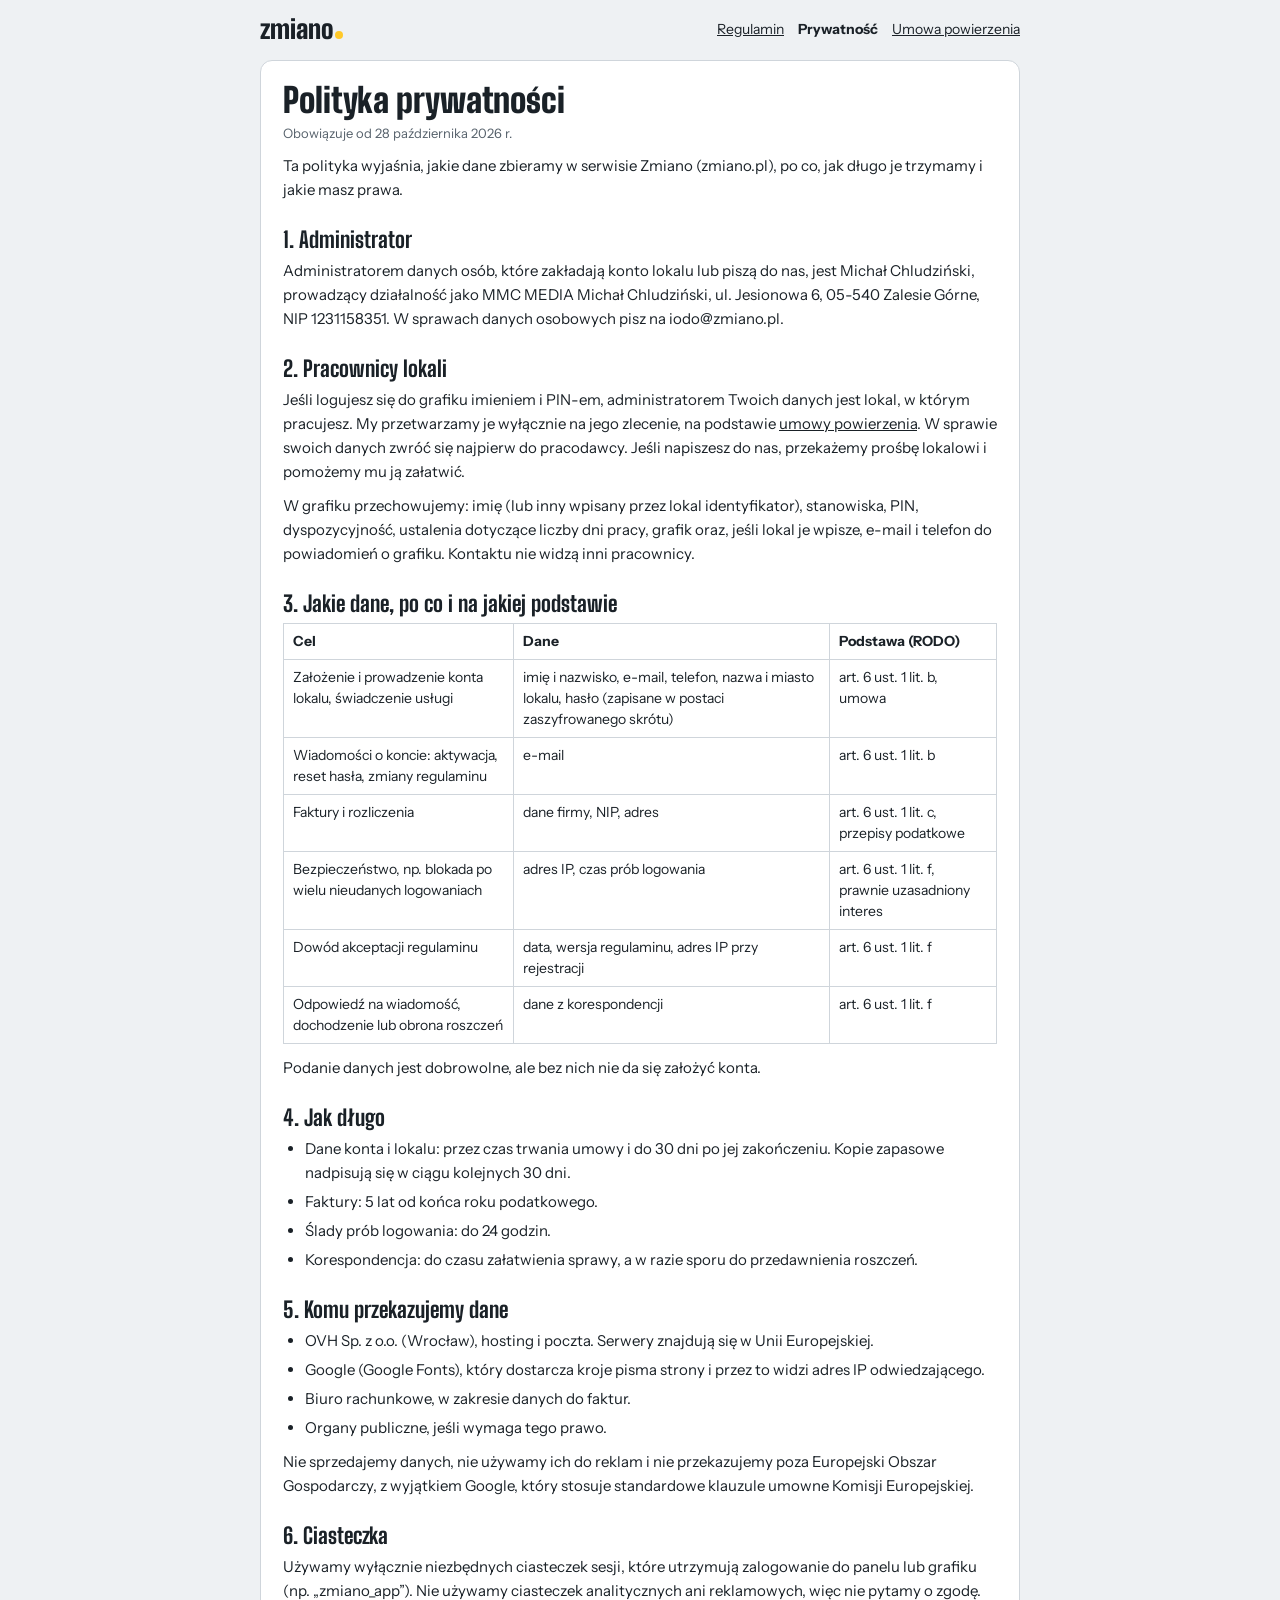
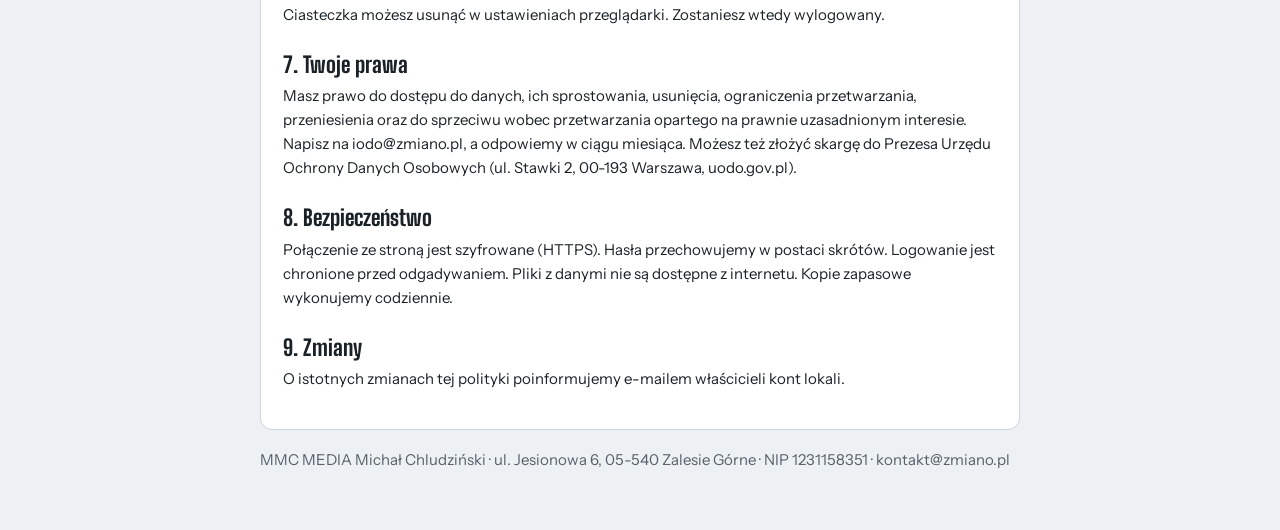
<file: prawo/prywatnosc.html>
<!doctype html>
<html lang="pl">
<head>
<meta charset="utf-8">
<meta name="viewport" content="width=device-width,initial-scale=1,viewport-fit=cover">
<title>Polityka prywatności · Zmiano</title>
<link rel="preconnect" href="https://fonts.googleapis.com">
<link rel="preconnect" href="https://fonts.gstatic.com" crossorigin>
<link rel="stylesheet" href="https://fonts.googleapis.com/css2?family=Big+Shoulders+Display:wght@800;900&family=Instrument+Sans:wght@400;500;600;700&display=swap">
<link rel="stylesheet" href="/app/app.css">
<style>
.doc{max-width:760px;margin:0 auto;display:flex;flex-direction:column;gap:18px}
.doc article{background:var(--paper);border:1px solid var(--line);border-radius:12px;padding:22px 22px 28px}
.doc h1{margin-bottom:6px}
.doc h2{margin:26px 0 8px;font-size:22px}
.doc p,.doc li{font-size:15px;line-height:1.6}
.doc p{margin:0 0 10px}
.doc ol,.doc ul{margin:0 0 10px;padding-left:22px;display:flex;flex-direction:column;gap:5px}
.doc nav{display:flex;gap:14px;flex-wrap:wrap;font-size:14px}
.doc nav a[aria-current]{font-weight:700;text-decoration:none}
.doc .meta{color:var(--muted);font-size:13px}
.doc table{border-collapse:collapse;width:100%;font-size:14px;margin:6px 0 12px}
.doc td,.doc th{border:1px solid var(--line);padding:7px 9px;text-align:left;vertical-align:top}
</style>
</head>
<body>
<div class="doc">
  <header class="top"><a class="logo" href="/">zmiano<i></i></a>
    <nav><a href="/regulamin" >Regulamin</a><a href="/prywatnosc" aria-current="page">Prywatność</a><a href="/umowa-powierzenia" >Umowa powierzenia</a></nav></header>
  <article>
    <h1>Polityka prywatności</h1>
    <p class="meta">Obowiązuje od 28 października 2026 r.</p>
    <p>Ta polityka wyjaśnia, jakie dane zbieramy w serwisie Zmiano (zmiano.pl), po co, jak długo je trzymamy i jakie masz prawa.</p>

    <h2>1. Administrator</h2>
    <p>Administratorem danych osób, które zakładają konto lokalu lub piszą do nas, jest Michał Chludziński, prowadzący działalność jako MMC MEDIA Michał Chludziński, ul. Jesionowa 6, 05-540 Zalesie Górne, NIP 1231158351. W sprawach danych osobowych pisz na iodo@zmiano.pl.</p>

    <h2>2. Pracownicy lokali</h2>
    <p>Jeśli logujesz się do grafiku imieniem i PIN-em, administratorem Twoich danych jest lokal, w którym pracujesz. My przetwarzamy je wyłącznie na jego zlecenie, na podstawie <a href="/umowa-powierzenia">umowy powierzenia</a>. W sprawie swoich danych zwróć się najpierw do pracodawcy. Jeśli napiszesz do nas, przekażemy prośbę lokalowi i pomożemy mu ją załatwić.</p>
    <p>W grafiku przechowujemy: imię (lub inny wpisany przez lokal identyfikator), stanowiska, PIN, dyspozycyjność, ustalenia dotyczące liczby dni pracy, grafik oraz, jeśli lokal je wpisze, e-mail i telefon do powiadomień o grafiku. Kontaktu nie widzą inni pracownicy.</p>

    <h2>3. Jakie dane, po co i na jakiej podstawie</h2>
    <table>
      <tr><th>Cel</th><th>Dane</th><th>Podstawa (RODO)</th></tr>
      <tr><td>Założenie i prowadzenie konta lokalu, świadczenie usługi</td><td>imię i nazwisko, e-mail, telefon, nazwa i miasto lokalu, hasło (zapisane w postaci zaszyfrowanego skrótu)</td><td>art. 6 ust. 1 lit. b, umowa</td></tr>
      <tr><td>Wiadomości o koncie: aktywacja, reset hasła, zmiany regulaminu</td><td>e-mail</td><td>art. 6 ust. 1 lit. b</td></tr>
      <tr><td>Faktury i rozliczenia</td><td>dane firmy, NIP, adres</td><td>art. 6 ust. 1 lit. c, przepisy podatkowe</td></tr>
      <tr><td>Bezpieczeństwo, np. blokada po wielu nieudanych logowaniach</td><td>adres IP, czas prób logowania</td><td>art. 6 ust. 1 lit. f, prawnie uzasadniony interes</td></tr>
      <tr><td>Dowód akceptacji regulaminu</td><td>data, wersja regulaminu, adres IP przy rejestracji</td><td>art. 6 ust. 1 lit. f</td></tr>
      <tr><td>Odpowiedź na wiadomość, dochodzenie lub obrona roszczeń</td><td>dane z korespondencji</td><td>art. 6 ust. 1 lit. f</td></tr>
    </table>
    <p>Podanie danych jest dobrowolne, ale bez nich nie da się założyć konta.</p>

    <h2>4. Jak długo</h2>
    <ul>
      <li>Dane konta i lokalu: przez czas trwania umowy i do 30 dni po jej zakończeniu. Kopie zapasowe nadpisują się w ciągu kolejnych 30 dni.</li>
      <li>Faktury: 5 lat od końca roku podatkowego.</li>
      <li>Ślady prób logowania: do 24 godzin.</li>
      <li>Korespondencja: do czasu załatwienia sprawy, a w razie sporu do przedawnienia roszczeń.</li>
    </ul>

    <h2>5. Komu przekazujemy dane</h2>
    <ul>
      <li>OVH Sp. z o.o. (Wrocław), hosting i poczta. Serwery znajdują się w Unii Europejskiej.</li>
      <li>Google (Google Fonts), który dostarcza kroje pisma strony i przez to widzi adres IP odwiedzającego.</li>
      <li>Biuro rachunkowe, w zakresie danych do faktur.</li>
      <li>Organy publiczne, jeśli wymaga tego prawo.</li>
    </ul>
    <p>Nie sprzedajemy danych, nie używamy ich do reklam i nie przekazujemy poza Europejski Obszar Gospodarczy, z wyjątkiem Google, który stosuje standardowe klauzule umowne Komisji Europejskiej.</p>

    <h2>6. Ciasteczka</h2>
    <p>Używamy wyłącznie niezbędnych ciasteczek sesji, które utrzymują zalogowanie do panelu lub grafiku (np. „zmiano_app”). Nie używamy ciasteczek analitycznych ani reklamowych, więc nie pytamy o zgodę. Ciasteczka możesz usunąć w ustawieniach przeglądarki. Zostaniesz wtedy wylogowany.</p>

    <h2>7. Twoje prawa</h2>
    <p>Masz prawo do dostępu do danych, ich sprostowania, usunięcia, ograniczenia przetwarzania, przeniesienia oraz do sprzeciwu wobec przetwarzania opartego na prawnie uzasadnionym interesie. Napisz na iodo@zmiano.pl, a odpowiemy w ciągu miesiąca. Możesz też złożyć skargę do Prezesa Urzędu Ochrony Danych Osobowych (ul. Stawki 2, 00-193 Warszawa, uodo.gov.pl).</p>

    <h2>8. Bezpieczeństwo</h2>
    <p>Połączenie ze stroną jest szyfrowane (HTTPS). Hasła przechowujemy w postaci skrótów. Logowanie jest chronione przed odgadywaniem. Pliki z danymi nie są dostępne z internetu. Kopie zapasowe wykonujemy codziennie.</p>

    <h2>9. Zmiany</h2>
    <p>O istotnych zmianach tej polityki poinformujemy e-mailem właścicieli kont lokali.</p>
  </article>
  <p class="hint">MMC MEDIA Michał Chludziński · ul. Jesionowa 6, 05-540 Zalesie Górne · NIP 1231158351 · kontakt@zmiano.pl</p>
</div>
</body>
</html>
</file>
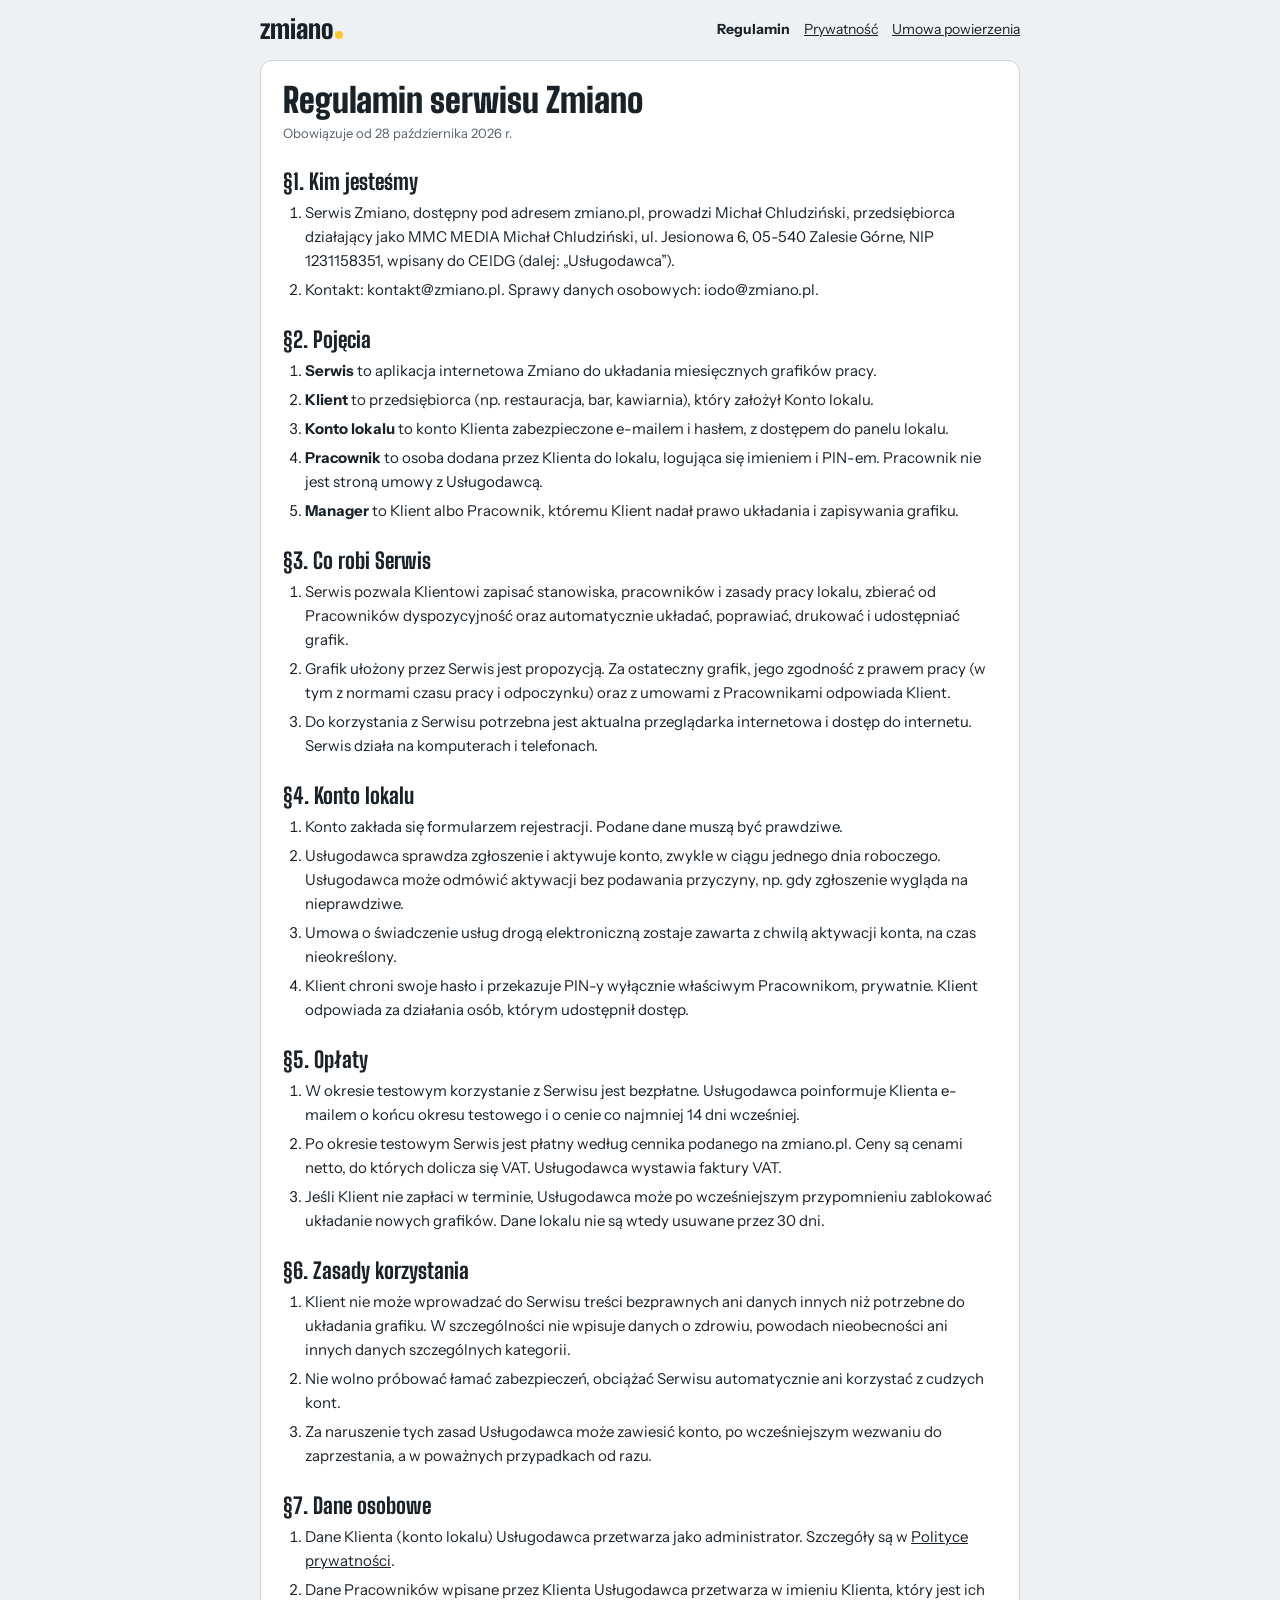
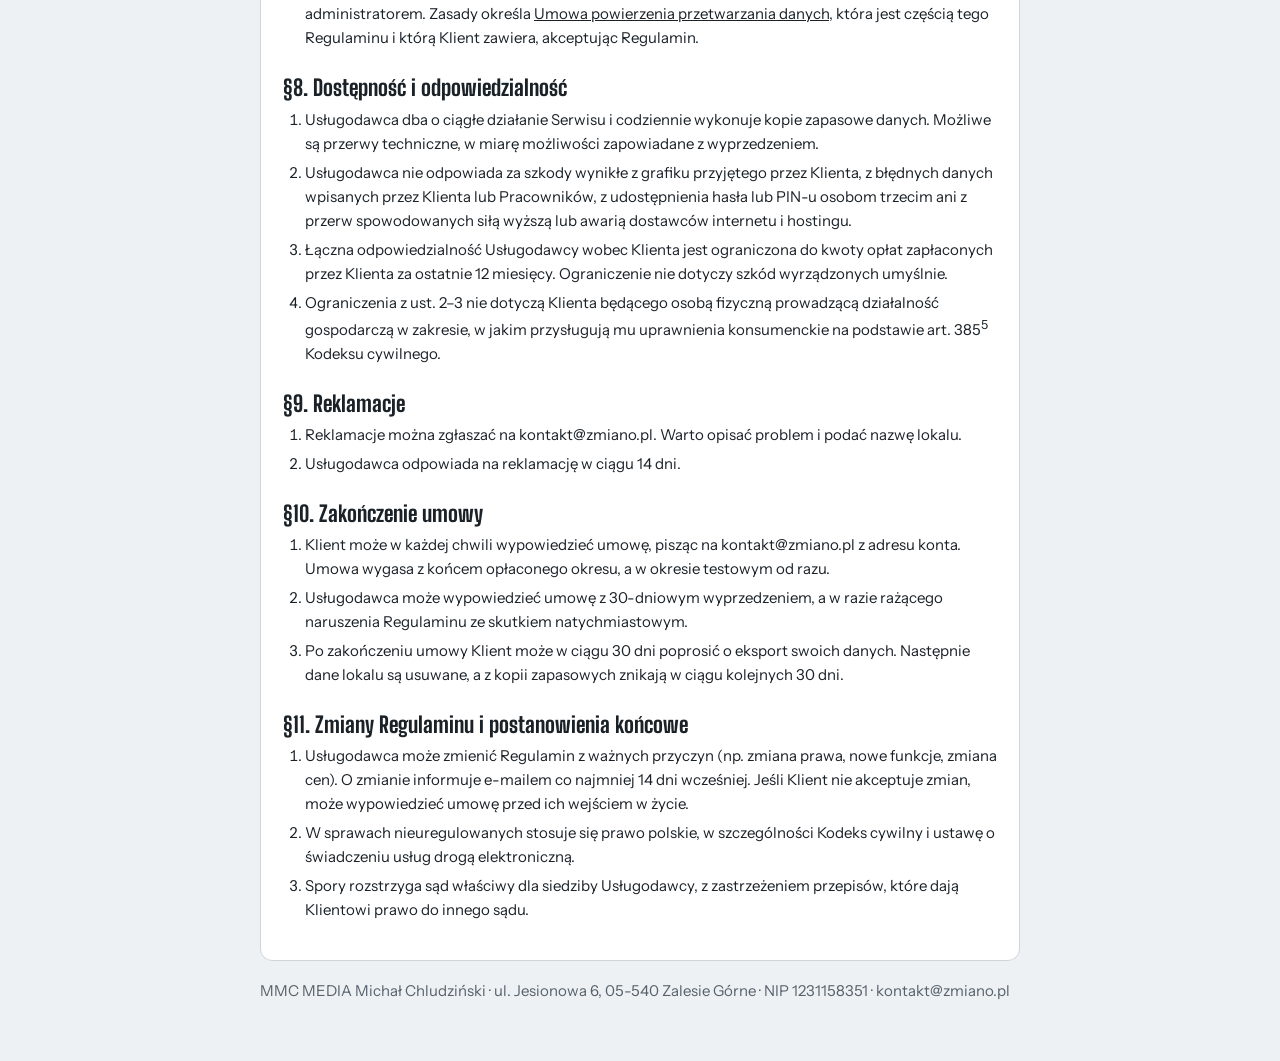
<file: prawo/regulamin.html>
<!doctype html>
<html lang="pl">
<head>
<meta charset="utf-8">
<meta name="viewport" content="width=device-width,initial-scale=1,viewport-fit=cover">
<title>Regulamin · Zmiano</title>
<link rel="preconnect" href="https://fonts.googleapis.com">
<link rel="preconnect" href="https://fonts.gstatic.com" crossorigin>
<link rel="stylesheet" href="https://fonts.googleapis.com/css2?family=Big+Shoulders+Display:wght@800;900&family=Instrument+Sans:wght@400;500;600;700&display=swap">
<link rel="stylesheet" href="/app/app.css">
<style>
.doc{max-width:760px;margin:0 auto;display:flex;flex-direction:column;gap:18px}
.doc article{background:var(--paper);border:1px solid var(--line);border-radius:12px;padding:22px 22px 28px}
.doc h1{margin-bottom:6px}
.doc h2{margin:26px 0 8px;font-size:22px}
.doc p,.doc li{font-size:15px;line-height:1.6}
.doc p{margin:0 0 10px}
.doc ol,.doc ul{margin:0 0 10px;padding-left:22px;display:flex;flex-direction:column;gap:5px}
.doc nav{display:flex;gap:14px;flex-wrap:wrap;font-size:14px}
.doc nav a[aria-current]{font-weight:700;text-decoration:none}
.doc .meta{color:var(--muted);font-size:13px}
.doc table{border-collapse:collapse;width:100%;font-size:14px;margin:6px 0 12px}
.doc td,.doc th{border:1px solid var(--line);padding:7px 9px;text-align:left;vertical-align:top}
</style>
</head>
<body>
<div class="doc">
  <header class="top"><a class="logo" href="/">zmiano<i></i></a>
    <nav><a href="/regulamin" aria-current="page">Regulamin</a><a href="/prywatnosc" >Prywatność</a><a href="/umowa-powierzenia" >Umowa powierzenia</a></nav></header>
  <article>
    <h1>Regulamin serwisu Zmiano</h1>
    <p class="meta">Obowiązuje od 28 października 2026 r.</p>

    <h2>§1. Kim jesteśmy</h2>
    <ol>
      <li>Serwis Zmiano, dostępny pod adresem zmiano.pl, prowadzi Michał Chludziński, przedsiębiorca działający jako MMC MEDIA Michał Chludziński, ul. Jesionowa 6, 05-540 Zalesie Górne, NIP 1231158351, wpisany do CEIDG (dalej: „Usługodawca”).</li>
      <li>Kontakt: kontakt@zmiano.pl. Sprawy danych osobowych: iodo@zmiano.pl.</li>
    </ol>

    <h2>§2. Pojęcia</h2>
    <ol>
      <li><b>Serwis</b> to aplikacja internetowa Zmiano do układania miesięcznych grafików pracy.</li>
      <li><b>Klient</b> to przedsiębiorca (np. restauracja, bar, kawiarnia), który założył Konto lokalu.</li>
      <li><b>Konto lokalu</b> to konto Klienta zabezpieczone e-mailem i hasłem, z dostępem do panelu lokalu.</li>
      <li><b>Pracownik</b> to osoba dodana przez Klienta do lokalu, logująca się imieniem i PIN-em. Pracownik nie jest stroną umowy z Usługodawcą.</li>
      <li><b>Manager</b> to Klient albo Pracownik, któremu Klient nadał prawo układania i zapisywania grafiku.</li>
    </ol>

    <h2>§3. Co robi Serwis</h2>
    <ol>
      <li>Serwis pozwala Klientowi zapisać stanowiska, pracowników i zasady pracy lokalu, zbierać od Pracowników dyspozycyjność oraz automatycznie układać, poprawiać, drukować i udostępniać grafik.</li>
      <li>Grafik ułożony przez Serwis jest propozycją. Za ostateczny grafik, jego zgodność z prawem pracy (w tym z normami czasu pracy i odpoczynku) oraz z umowami z Pracownikami odpowiada Klient.</li>
      <li>Do korzystania z Serwisu potrzebna jest aktualna przeglądarka internetowa i dostęp do internetu. Serwis działa na komputerach i telefonach.</li>
    </ol>

    <h2>§4. Konto lokalu</h2>
    <ol>
      <li>Konto zakłada się formularzem rejestracji. Podane dane muszą być prawdziwe.</li>
      <li>Usługodawca sprawdza zgłoszenie i aktywuje konto, zwykle w ciągu jednego dnia roboczego. Usługodawca może odmówić aktywacji bez podawania przyczyny, np. gdy zgłoszenie wygląda na nieprawdziwe.</li>
      <li>Umowa o świadczenie usług drogą elektroniczną zostaje zawarta z chwilą aktywacji konta, na czas nieokreślony.</li>
      <li>Klient chroni swoje hasło i przekazuje PIN-y wyłącznie właściwym Pracownikom, prywatnie. Klient odpowiada za działania osób, którym udostępnił dostęp.</li>
    </ol>

    <h2>§5. Opłaty</h2>
    <ol>
      <li>W okresie testowym korzystanie z Serwisu jest bezpłatne. Usługodawca poinformuje Klienta e-mailem o końcu okresu testowego i o cenie co najmniej 14 dni wcześniej.</li>
      <li>Po okresie testowym Serwis jest płatny według cennika podanego na zmiano.pl. Ceny są cenami netto, do których dolicza się VAT. Usługodawca wystawia faktury VAT.</li>
      <li>Jeśli Klient nie zapłaci w terminie, Usługodawca może po wcześniejszym przypomnieniu zablokować układanie nowych grafików. Dane lokalu nie są wtedy usuwane przez 30 dni.</li>
    </ol>

    <h2>§6. Zasady korzystania</h2>
    <ol>
      <li>Klient nie może wprowadzać do Serwisu treści bezprawnych ani danych innych niż potrzebne do układania grafiku. W szczególności nie wpisuje danych o zdrowiu, powodach nieobecności ani innych danych szczególnych kategorii.</li>
      <li>Nie wolno próbować łamać zabezpieczeń, obciążać Serwisu automatycznie ani korzystać z cudzych kont.</li>
      <li>Za naruszenie tych zasad Usługodawca może zawiesić konto, po wcześniejszym wezwaniu do zaprzestania, a w poważnych przypadkach od razu.</li>
    </ol>

    <h2>§7. Dane osobowe</h2>
    <ol>
      <li>Dane Klienta (konto lokalu) Usługodawca przetwarza jako administrator. Szczegóły są w <a href="/prywatnosc">Polityce prywatności</a>.</li>
      <li>Dane Pracowników wpisane przez Klienta Usługodawca przetwarza w imieniu Klienta, który jest ich administratorem. Zasady określa <a href="/umowa-powierzenia">Umowa powierzenia przetwarzania danych</a>, która jest częścią tego Regulaminu i którą Klient zawiera, akceptując Regulamin.</li>
    </ol>

    <h2>§8. Dostępność i odpowiedzialność</h2>
    <ol>
      <li>Usługodawca dba o ciągłe działanie Serwisu i codziennie wykonuje kopie zapasowe danych. Możliwe są przerwy techniczne, w miarę możliwości zapowiadane z wyprzedzeniem.</li>
      <li>Usługodawca nie odpowiada za szkody wynikłe z grafiku przyjętego przez Klienta, z błędnych danych wpisanych przez Klienta lub Pracowników, z udostępnienia hasła lub PIN-u osobom trzecim ani z przerw spowodowanych siłą wyższą lub awarią dostawców internetu i hostingu.</li>
      <li>Łączna odpowiedzialność Usługodawcy wobec Klienta jest ograniczona do kwoty opłat zapłaconych przez Klienta za ostatnie 12 miesięcy. Ograniczenie nie dotyczy szkód wyrządzonych umyślnie.</li>
      <li>Ograniczenia z ust. 2–3 nie dotyczą Klienta będącego osobą fizyczną prowadzącą działalność gospodarczą w zakresie, w jakim przysługują mu uprawnienia konsumenckie na podstawie art. 385<sup>5</sup> Kodeksu cywilnego.</li>
    </ol>

    <h2>§9. Reklamacje</h2>
    <ol>
      <li>Reklamacje można zgłaszać na kontakt@zmiano.pl. Warto opisać problem i podać nazwę lokalu.</li>
      <li>Usługodawca odpowiada na reklamację w ciągu 14 dni.</li>
    </ol>

    <h2>§10. Zakończenie umowy</h2>
    <ol>
      <li>Klient może w każdej chwili wypowiedzieć umowę, pisząc na kontakt@zmiano.pl z adresu konta. Umowa wygasa z końcem opłaconego okresu, a w okresie testowym od razu.</li>
      <li>Usługodawca może wypowiedzieć umowę z 30-dniowym wyprzedzeniem, a w razie rażącego naruszenia Regulaminu ze skutkiem natychmiastowym.</li>
      <li>Po zakończeniu umowy Klient może w ciągu 30 dni poprosić o eksport swoich danych. Następnie dane lokalu są usuwane, a z kopii zapasowych znikają w ciągu kolejnych 30 dni.</li>
    </ol>

    <h2>§11. Zmiany Regulaminu i postanowienia końcowe</h2>
    <ol>
      <li>Usługodawca może zmienić Regulamin z ważnych przyczyn (np. zmiana prawa, nowe funkcje, zmiana cen). O zmianie informuje e-mailem co najmniej 14 dni wcześniej. Jeśli Klient nie akceptuje zmian, może wypowiedzieć umowę przed ich wejściem w życie.</li>
      <li>W sprawach nieuregulowanych stosuje się prawo polskie, w szczególności Kodeks cywilny i ustawę o świadczeniu usług drogą elektroniczną.</li>
      <li>Spory rozstrzyga sąd właściwy dla siedziby Usługodawcy, z zastrzeżeniem przepisów, które dają Klientowi prawo do innego sądu.</li>
    </ol>
  </article>
  <p class="hint">MMC MEDIA Michał Chludziński · ul. Jesionowa 6, 05-540 Zalesie Górne · NIP 1231158351 · kontakt@zmiano.pl</p>
</div>
</body>
</html>
</file>
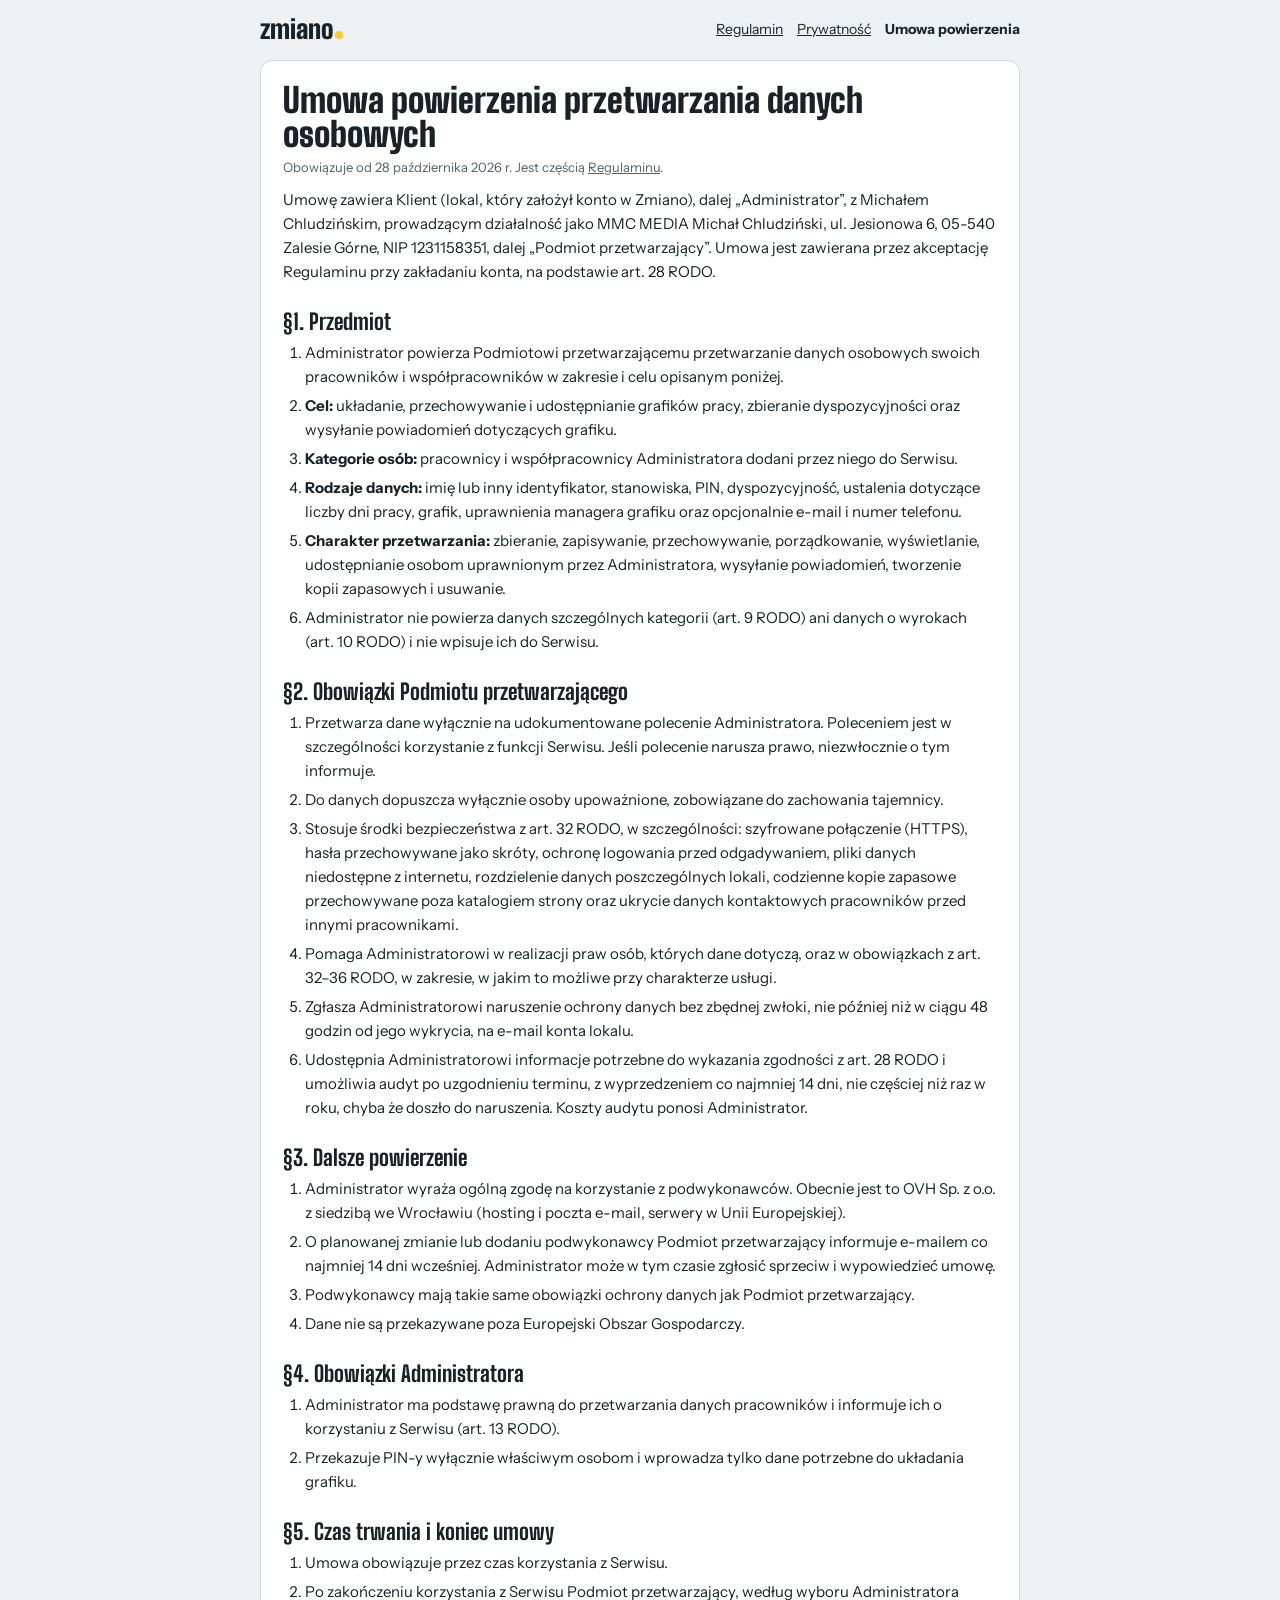
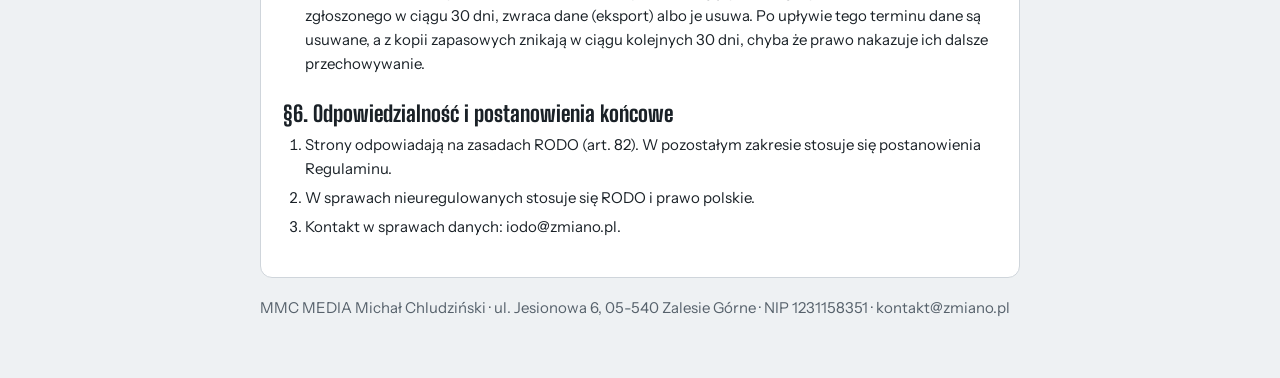
<file: prawo/umowa-powierzenia.html>
<!doctype html>
<html lang="pl">
<head>
<meta charset="utf-8">
<meta name="viewport" content="width=device-width,initial-scale=1,viewport-fit=cover">
<title>Umowa powierzenia · Zmiano</title>
<link rel="preconnect" href="https://fonts.googleapis.com">
<link rel="preconnect" href="https://fonts.gstatic.com" crossorigin>
<link rel="stylesheet" href="https://fonts.googleapis.com/css2?family=Big+Shoulders+Display:wght@800;900&family=Instrument+Sans:wght@400;500;600;700&display=swap">
<link rel="stylesheet" href="/app/app.css">
<style>
.doc{max-width:760px;margin:0 auto;display:flex;flex-direction:column;gap:18px}
.doc article{background:var(--paper);border:1px solid var(--line);border-radius:12px;padding:22px 22px 28px}
.doc h1{margin-bottom:6px}
.doc h2{margin:26px 0 8px;font-size:22px}
.doc p,.doc li{font-size:15px;line-height:1.6}
.doc p{margin:0 0 10px}
.doc ol,.doc ul{margin:0 0 10px;padding-left:22px;display:flex;flex-direction:column;gap:5px}
.doc nav{display:flex;gap:14px;flex-wrap:wrap;font-size:14px}
.doc nav a[aria-current]{font-weight:700;text-decoration:none}
.doc .meta{color:var(--muted);font-size:13px}
.doc table{border-collapse:collapse;width:100%;font-size:14px;margin:6px 0 12px}
.doc td,.doc th{border:1px solid var(--line);padding:7px 9px;text-align:left;vertical-align:top}
</style>
</head>
<body>
<div class="doc">
  <header class="top"><a class="logo" href="/">zmiano<i></i></a>
    <nav><a href="/regulamin" >Regulamin</a><a href="/prywatnosc" >Prywatność</a><a href="/umowa-powierzenia" aria-current="page">Umowa powierzenia</a></nav></header>
  <article>
    <h1>Umowa powierzenia przetwarzania danych osobowych</h1>
    <p class="meta">Obowiązuje od 28 października 2026 r. Jest częścią <a href="/regulamin">Regulaminu</a>.</p>
    <p>Umowę zawiera Klient (lokal, który założył konto w Zmiano), dalej „Administrator”, z Michałem Chludzińskim, prowadzącym działalność jako MMC MEDIA Michał Chludziński, ul. Jesionowa 6, 05-540 Zalesie Górne, NIP 1231158351, dalej „Podmiot przetwarzający”. Umowa jest zawierana przez akceptację Regulaminu przy zakładaniu konta, na podstawie art. 28 RODO.</p>

    <h2>§1. Przedmiot</h2>
    <ol>
      <li>Administrator powierza Podmiotowi przetwarzającemu przetwarzanie danych osobowych swoich pracowników i współpracowników w zakresie i celu opisanym poniżej.</li>
      <li><b>Cel:</b> układanie, przechowywanie i udostępnianie grafików pracy, zbieranie dyspozycyjności oraz wysyłanie powiadomień dotyczących grafiku.</li>
      <li><b>Kategorie osób:</b> pracownicy i współpracownicy Administratora dodani przez niego do Serwisu.</li>
      <li><b>Rodzaje danych:</b> imię lub inny identyfikator, stanowiska, PIN, dyspozycyjność, ustalenia dotyczące liczby dni pracy, grafik, uprawnienia managera grafiku oraz opcjonalnie e-mail i numer telefonu.</li>
      <li><b>Charakter przetwarzania:</b> zbieranie, zapisywanie, przechowywanie, porządkowanie, wyświetlanie, udostępnianie osobom uprawnionym przez Administratora, wysyłanie powiadomień, tworzenie kopii zapasowych i usuwanie.</li>
      <li>Administrator nie powierza danych szczególnych kategorii (art. 9 RODO) ani danych o wyrokach (art. 10 RODO) i nie wpisuje ich do Serwisu.</li>
    </ol>

    <h2>§2. Obowiązki Podmiotu przetwarzającego</h2>
    <ol>
      <li>Przetwarza dane wyłącznie na udokumentowane polecenie Administratora. Poleceniem jest w szczególności korzystanie z funkcji Serwisu. Jeśli polecenie narusza prawo, niezwłocznie o tym informuje.</li>
      <li>Do danych dopuszcza wyłącznie osoby upoważnione, zobowiązane do zachowania tajemnicy.</li>
      <li>Stosuje środki bezpieczeństwa z art. 32 RODO, w szczególności: szyfrowane połączenie (HTTPS), hasła przechowywane jako skróty, ochronę logowania przed odgadywaniem, pliki danych niedostępne z internetu, rozdzielenie danych poszczególnych lokali, codzienne kopie zapasowe przechowywane poza katalogiem strony oraz ukrycie danych kontaktowych pracowników przed innymi pracownikami.</li>
      <li>Pomaga Administratorowi w realizacji praw osób, których dane dotyczą, oraz w obowiązkach z art. 32–36 RODO, w zakresie, w jakim to możliwe przy charakterze usługi.</li>
      <li>Zgłasza Administratorowi naruszenie ochrony danych bez zbędnej zwłoki, nie później niż w ciągu 48 godzin od jego wykrycia, na e-mail konta lokalu.</li>
      <li>Udostępnia Administratorowi informacje potrzebne do wykazania zgodności z art. 28 RODO i umożliwia audyt po uzgodnieniu terminu, z wyprzedzeniem co najmniej 14 dni, nie częściej niż raz w roku, chyba że doszło do naruszenia. Koszty audytu ponosi Administrator.</li>
    </ol>

    <h2>§3. Dalsze powierzenie</h2>
    <ol>
      <li>Administrator wyraża ogólną zgodę na korzystanie z podwykonawców. Obecnie jest to OVH Sp. z o.o. z siedzibą we Wrocławiu (hosting i poczta e-mail, serwery w Unii Europejskiej).</li>
      <li>O planowanej zmianie lub dodaniu podwykonawcy Podmiot przetwarzający informuje e-mailem co najmniej 14 dni wcześniej. Administrator może w tym czasie zgłosić sprzeciw i wypowiedzieć umowę.</li>
      <li>Podwykonawcy mają takie same obowiązki ochrony danych jak Podmiot przetwarzający.</li>
      <li>Dane nie są przekazywane poza Europejski Obszar Gospodarczy.</li>
    </ol>

    <h2>§4. Obowiązki Administratora</h2>
    <ol>
      <li>Administrator ma podstawę prawną do przetwarzania danych pracowników i informuje ich o korzystaniu z Serwisu (art. 13 RODO).</li>
      <li>Przekazuje PIN-y wyłącznie właściwym osobom i wprowadza tylko dane potrzebne do układania grafiku.</li>
    </ol>

    <h2>§5. Czas trwania i koniec umowy</h2>
    <ol>
      <li>Umowa obowiązuje przez czas korzystania z Serwisu.</li>
      <li>Po zakończeniu korzystania z Serwisu Podmiot przetwarzający, według wyboru Administratora zgłoszonego w ciągu 30 dni, zwraca dane (eksport) albo je usuwa. Po upływie tego terminu dane są usuwane, a z kopii zapasowych znikają w ciągu kolejnych 30 dni, chyba że prawo nakazuje ich dalsze przechowywanie.</li>
    </ol>

    <h2>§6. Odpowiedzialność i postanowienia końcowe</h2>
    <ol>
      <li>Strony odpowiadają na zasadach RODO (art. 82). W pozostałym zakresie stosuje się postanowienia Regulaminu.</li>
      <li>W sprawach nieuregulowanych stosuje się RODO i prawo polskie.</li>
      <li>Kontakt w sprawach danych: iodo@zmiano.pl.</li>
    </ol>
  </article>
  <p class="hint">MMC MEDIA Michał Chludziński · ul. Jesionowa 6, 05-540 Zalesie Górne · NIP 1231158351 · kontakt@zmiano.pl</p>
</div>
</body>
</html>
</file>
<file: app/app.css>
/* Zmiano – wspólne style panelu i grafiku (ta sama identyfikacja co strona główna) */
:root{
  --bg:#eef1f3; --band:#dde2e6; --ink:#1a2127; --muted:#56616b; --paper:#ffffff; --line:#cfd5db;
  --tape:#ffc929; --tape-ink:#1a2127; --ok:#23a55a; --ok-soft:#dff2e5; --bad:#d64040; --bad-soft:#f9e0e0; --we:#e4e8eb;
  --f-display:"Big Shoulders Display","Arial Narrow",Impact,sans-serif;
  --f-body:"Instrument Sans",system-ui,-apple-system,sans-serif;
  --f-mono:ui-monospace,"SF Mono",Menlo,monospace;
}
@media (prefers-color-scheme:dark){:root{
  --bg:#15191d; --band:#1d2328; --ink:#eef1f3; --muted:#9ba6af; --paper:#20272c; --line:#36414a;
  --ok-soft:#1d3326; --bad-soft:#3a2224; --we:#1a2024; color-scheme:dark}}
*{box-sizing:border-box}
html{-webkit-text-size-adjust:100%}
body{margin:0;background:var(--bg);color:var(--ink);font:15px/1.5 var(--f-body);padding-left:max(16px,env(safe-area-inset-left));padding-right:max(16px,env(safe-area-inset-right));padding-block:16px 48px}
[hidden]{display:none!important}
a{color:inherit}
h1,h2,h3,p{margin:0}
h1{font:900 34px/1 var(--f-display)}
h2{font:800 24px/1.05 var(--f-display)}
h3{font:700 16px/1.25 var(--f-body)}
.wrap{max-width:1040px;margin:0 auto;display:flex;flex-direction:column;gap:18px}
.top{display:flex;justify-content:space-between;align-items:center;gap:12px;flex-wrap:wrap}
.logo{font:900 26px/1 var(--f-display);text-decoration:none}
.logo i{font-style:normal;display:inline-block;width:.32em;height:.32em;border-radius:50%;background:var(--tape);margin-left:2px}
.muted{color:var(--muted)}
.hint{font-size:13px;color:var(--muted)}
.panel{background:var(--paper);border:1px solid var(--line);border-radius:12px;padding:18px;display:flex;flex-direction:column;gap:14px}
.row{display:flex;flex-wrap:wrap;gap:10px;align-items:center}
.grid2{display:grid;grid-template-columns:repeat(auto-fit,minmax(200px,1fr));gap:12px}
label.f{display:flex;flex-direction:column;gap:5px;font-size:13px;color:var(--muted);font-weight:600}
input,select,textarea,button{font:inherit;color:var(--ink)}
input[type=text],input[type=email],input[type=password],input[type=number],input[type=tel],input[type=date],select,textarea{background:var(--paper);border:1px solid var(--line);border-radius:8px;padding:9px 11px;width:100%}
textarea{resize:vertical;min-height:60px}
button{cursor:pointer;border-radius:8px;border:1px solid var(--line);background:var(--paper);padding:9px 14px;font-weight:600}
button.primary{background:var(--tape);color:var(--tape-ink);border-color:#d9a800}
button.dark{background:var(--ink);color:var(--bg);border-color:var(--ink)}
button.warn{border-color:var(--bad);color:var(--bad)}
button.link{background:none;border:0;padding:0;text-decoration:underline;color:var(--muted);font-weight:500}
button:disabled{opacity:.5;cursor:default}
:focus-visible{outline:2px solid var(--ink);outline-offset:2px}
.status{font-size:13px;color:var(--muted)}
.status.ok{color:var(--ok)}.status.err{color:var(--bad)}
.tabs{display:flex;gap:4px;border-bottom:1px solid var(--line);overflow-x:auto}
.tabs button{border:0;border-bottom:3px solid transparent;border-radius:0;background:none;padding:10px 14px;color:var(--muted);white-space:nowrap}
.tabs button[aria-selected=true]{color:var(--ink);border-bottom-color:var(--tape)}
.people{display:flex;flex-wrap:wrap;gap:8px}
.person{display:flex;flex-direction:column;align-items:flex-start;gap:2px;padding:8px 12px;min-width:110px;text-align:left}
.person small{color:var(--muted);font-size:11px;font-weight:500}
.person[aria-pressed=true]{border-color:var(--ink);box-shadow:inset 0 0 0 1px var(--ink)}
.dot{display:inline-block;width:7px;height:7px;border-radius:50%;background:var(--ok);margin-right:5px}
.dot.no{background:var(--line)}
.cal{display:grid;grid-template-columns:repeat(7,1fr);gap:4px;max-width:420px}
.cal .h{font-size:11px;text-align:center;color:var(--muted)}
.cal button{padding:8px 0;font-family:var(--f-mono);font-size:13px;border-radius:6px}
.cal button.we{background:var(--we)}
.cal button.want{background:var(--ok);border-color:var(--ok);color:#fff;font-weight:700}
.cal button.off{background:var(--bad-soft);border-color:var(--bad);color:var(--bad);text-decoration:line-through}
.cal button.shut,.cal button:disabled{opacity:.45;text-decoration:line-through;cursor:not-allowed}
.cal button.closedOn{background:var(--ink);color:var(--bg);border-color:var(--ink);text-decoration:line-through}
.box{display:flex;flex-direction:column;gap:8px;padding:12px 14px;border:1px dashed var(--line);border-radius:10px}
.howto{background:var(--ok-soft);border:1px solid var(--ok);border-radius:10px;padding:14px 16px}
.howto ol{margin:6px 0 0;padding-left:20px;display:flex;flex-direction:column;gap:5px;font-size:14px}
.dl{padding:10px 14px;border-radius:10px;font-size:14px;background:var(--ok-soft);border:1px solid var(--ok)}
.dl.late{background:var(--bad-soft);border-color:var(--bad);color:var(--bad)}
.chips{display:flex;flex-wrap:wrap;gap:6px}
.chip{font-size:12px;padding:4px 10px;border-radius:999px;background:var(--bg);border:1px solid var(--line)}
.chip.warn{background:var(--bad-soft);border-color:var(--bad);color:var(--bad)}
.chip.good{background:var(--ok-soft);border-color:var(--ok)}
.tablewrap{overflow-x:auto;border:1px solid var(--line);border-radius:8px}
table.sheet{border-collapse:collapse;font-family:var(--f-mono);font-size:12px;min-width:100%;font-variant-numeric:tabular-nums}
.sheet th,.sheet td{border:1px solid var(--line);text-align:center;padding:5px 3px;min-width:25px}
.sheet .name{text-align:left;padding:5px 8px;font-family:var(--f-body);font-weight:600;position:sticky;left:0;background:var(--paper);z-index:1;min-width:90px;white-space:nowrap}
.sheet thead th{font-weight:500;color:var(--muted);font-size:11px}
.sheet thead th b{display:block;color:var(--ink);font-size:12px}
.sheet .we{background:var(--we)}
.sheet td.pc{font-weight:700}
.sheet td.bl{color:var(--bad)}
.sheet td.miss{color:var(--ok)}
.sheet td.bad{outline:2px solid var(--bad);outline-offset:-2px}
.sheet td.chg{outline:2px solid #e8892b;outline-offset:-2px}
.sheet td.closed{background:repeating-linear-gradient(45deg,var(--we),var(--we) 3px,var(--paper) 3px,var(--paper) 6px)}
.sheet tr.grow td{background:var(--bg);font:700 11px var(--f-body);color:var(--muted);text-align:left;padding:4px 8px}
.sheet.edit tbody td:not(.name){cursor:pointer}
.legend{display:flex;flex-wrap:wrap;gap:12px;font-size:12px;color:var(--muted)}
.legend b{font-family:var(--f-mono);padding:1px 6px;border-radius:4px}
.notes{display:flex;flex-direction:column;gap:6px;font-size:13px}
.notes div{padding:6px 10px;border-left:3px solid var(--bad);background:var(--bad-soft)}
.days{display:grid;grid-template-columns:repeat(auto-fill,minmax(250px,1fr));gap:8px}
.day{display:flex;gap:8px;padding:8px;border:1px solid var(--line);border-radius:8px;background:var(--bg)}
.day.flash{border-color:var(--tape);box-shadow:0 0 0 3px var(--tape)}
.day .d{font-family:var(--f-mono);font-size:12px;width:48px;flex:none}
.day .sels{display:flex;flex-direction:column;gap:4px;flex:1;min-width:0}
.day select{padding:5px 6px;font-size:13px}
.center{max-width:440px;margin:40px auto;display:flex;flex-direction:column;gap:16px}
#printSheet{display:none}
@page{size:A4 landscape;margin:8mm}
@media print{
  body{background:#fff!important;color:#000!important;padding:0!important}
  .wrap,.center{display:none!important}
  #printSheet{display:block;color:#000;font-family:var(--f-body)}
  #printSheet h1{font-size:18pt;margin:0 0 1mm}
  #printSheet table{width:100%;border-collapse:collapse;table-layout:fixed;font-size:11pt}
  #printSheet th,#printSheet td{border:.3mm solid #555;text-align:center;padding:2.6mm 0}
  #printSheet th small{display:block;font-size:7pt;font-weight:400}
  #printSheet td.n{text-align:left;padding-left:1.5mm;font-weight:600;white-space:nowrap;overflow:hidden}
  #printSheet .we{background:#ececec}
  #printSheet *{-webkit-print-color-adjust:exact;print-color-adjust:exact}
}
</file>
